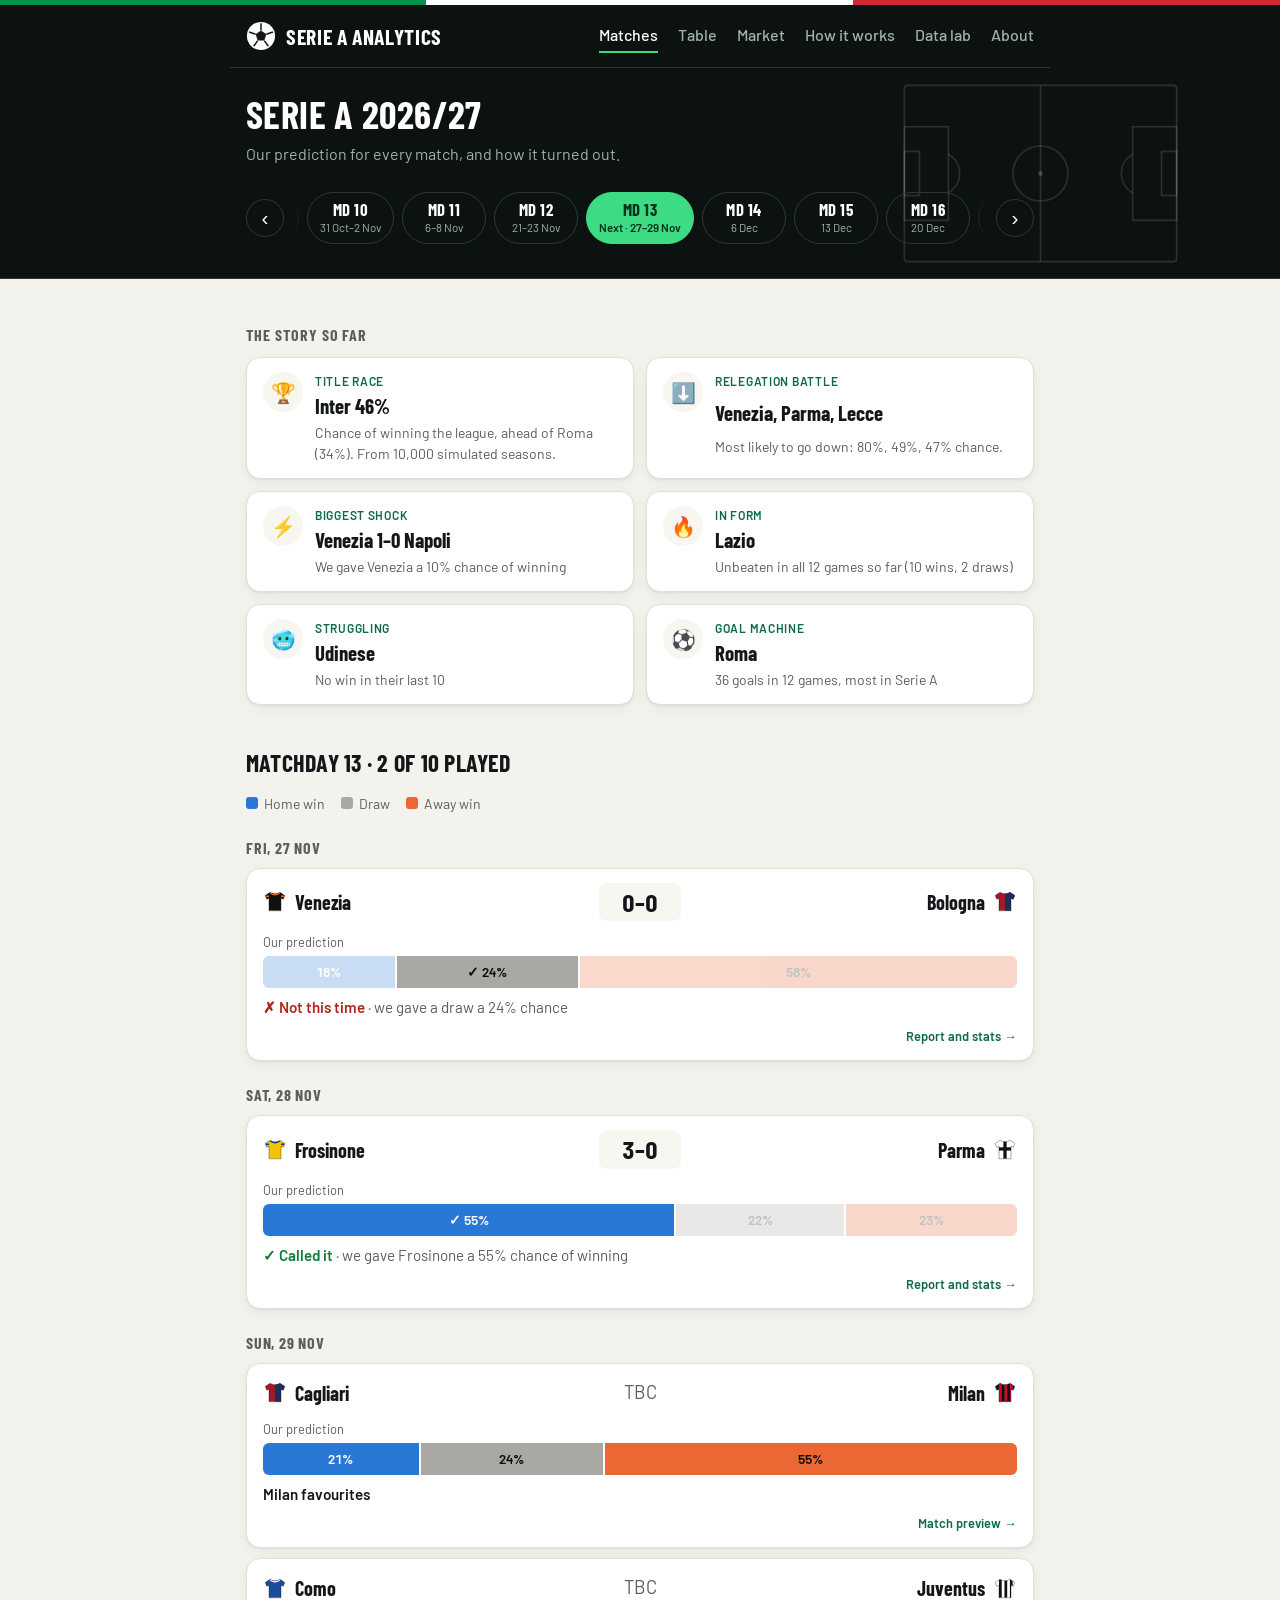
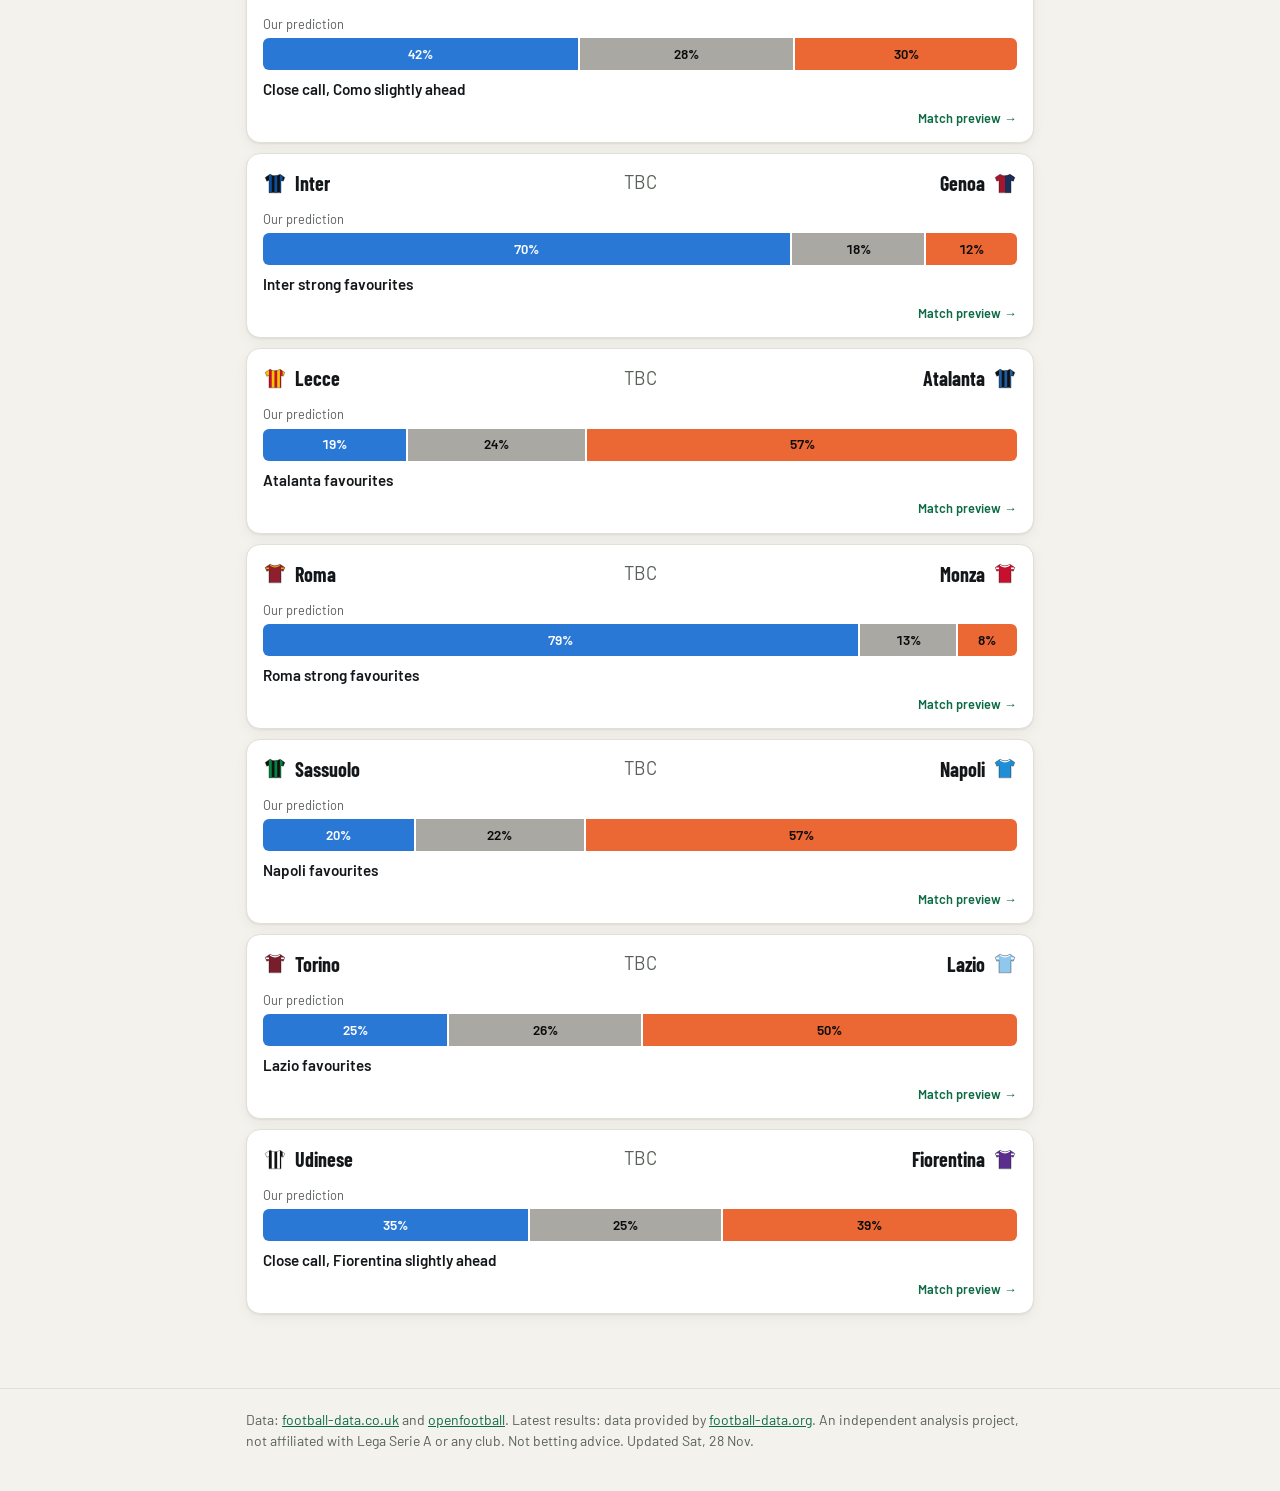
<file: site/index.html>
<!doctype html>
<html lang="en">
  <head>
    <meta charset="utf-8" />
    <!-- Makes the page scale properly on phones -->
    <meta name="viewport" content="width=device-width, initial-scale=1" />
    <title>Serie A Analytics</title>
    <meta name="description" content="Predictions for every Serie A match, and how they turned out." />
    <!-- Browser-tab icon and link previews (WhatsApp, LinkedIn, iMessage, X...) -->
    <link rel="icon" type="image/png" href="img/favicon.png" />
    <link rel="apple-touch-icon" href="img/apple-touch-icon.png" />
    <meta property="og:type" content="website" />
    <meta property="og:site_name" content="Serie A Analytics" />
    <meta property="og:title" content="Serie A Analytics: predictions for every Serie A match" />
    <meta property="og:description" content="Predictions for every Serie A match, and how they turned out." />
    <meta property="og:url" content="https://sofiaroveda.github.io/Serie_A_Analytics/" />
    <meta property="og:image" content="https://sofiaroveda.github.io/Serie_A_Analytics/img/share.png" />
    <meta property="og:image:width" content="1200" />
    <meta property="og:image:height" content="630" />
    <meta property="og:image:alt" content="Serie A Analytics: predictions for every Serie A match, tested against the betting market" />
    <meta name="twitter:card" content="summary_large_image" />
    <meta name="theme-color" content="#0c1210" />
    <!-- Fonts: Barlow (text) and Barlow Condensed (headings), a sporty, scoreboard-like family -->
    <link rel="preconnect" href="https://fonts.googleapis.com" />
    <link rel="preconnect" href="https://fonts.gstatic.com" crossorigin />
    <link href="https://fonts.googleapis.com/css2?family=Barlow:wght@400;500;600&family=Barlow+Condensed:wght@600;700&display=swap" rel="stylesheet" />
    <link rel="stylesheet" href="css/style.css" />
  </head>
  <body>
    <header class="site-header">
      <div class="container">
        <a class="brand" href="./">
          <svg viewBox="0 0 32 32" aria-hidden="true">
            <circle cx="16" cy="16" r="15" fill="#ffffff" />
            <polygon points="16,10 21.7,14.1 19.5,20.9 12.5,20.9 10.3,14.1" fill="#14171a" />
            <path d="M16 10V2.5M21.7 14.1l7-2.3M19.5 20.9l4.3 6M12.5 20.9l-4.3 6M10.3 14.1l-7-2.3" stroke="#14171a" stroke-width="1.6" fill="none" />
          </svg>
          Serie A Analytics
        </a>
        <nav class="nav">
          <a href="./" aria-current="page">Matches</a>
          <a href="table.html">Table</a>
          <a href="market.html">Market</a>
          <a href="model.html">How it works</a>
          <a href="lab.html">Data lab</a>
          <a href="about.html">About</a>
        </nav>
      </div>
    </header>

    <section class="hero">
      <div class="container">
        <h1>Serie A <span id="season"></span></h1>
        <p>Our prediction for every match, and how it turned out.</p>
        <nav class="md-strip" aria-label="Matchdays">
          <button class="strip-arrow" id="prev" aria-label="Previous matchday">‹</button>
          <div class="md-scroller" id="md-scroller"></div>
          <button class="strip-arrow" id="next" aria-label="Next matchday">›</button>
        </nav>
      </div>
    </section>

    <main class="container">
      <!-- The script fills these empty sections with data -->
      <section id="talking-points"></section>
      <div id="matchday"></div>
    </main>

    <footer class="site-footer">
      <div class="container small muted">
        Data: <a href="https://www.football-data.co.uk/">football-data.co.uk</a> and
        <a href="https://github.com/openfootball/football.json">openfootball</a>.
        Latest results: data provided by <a href="https://www.football-data.org/">football-data.org</a>.
        An independent analysis project, not affiliated with Lega Serie A or any club. Not betting advice.
        <span id="updated"></span>
      </div>
    </footer>
    <script type="module" src="js/home.js"></script>
  </body>
</html>
</file>
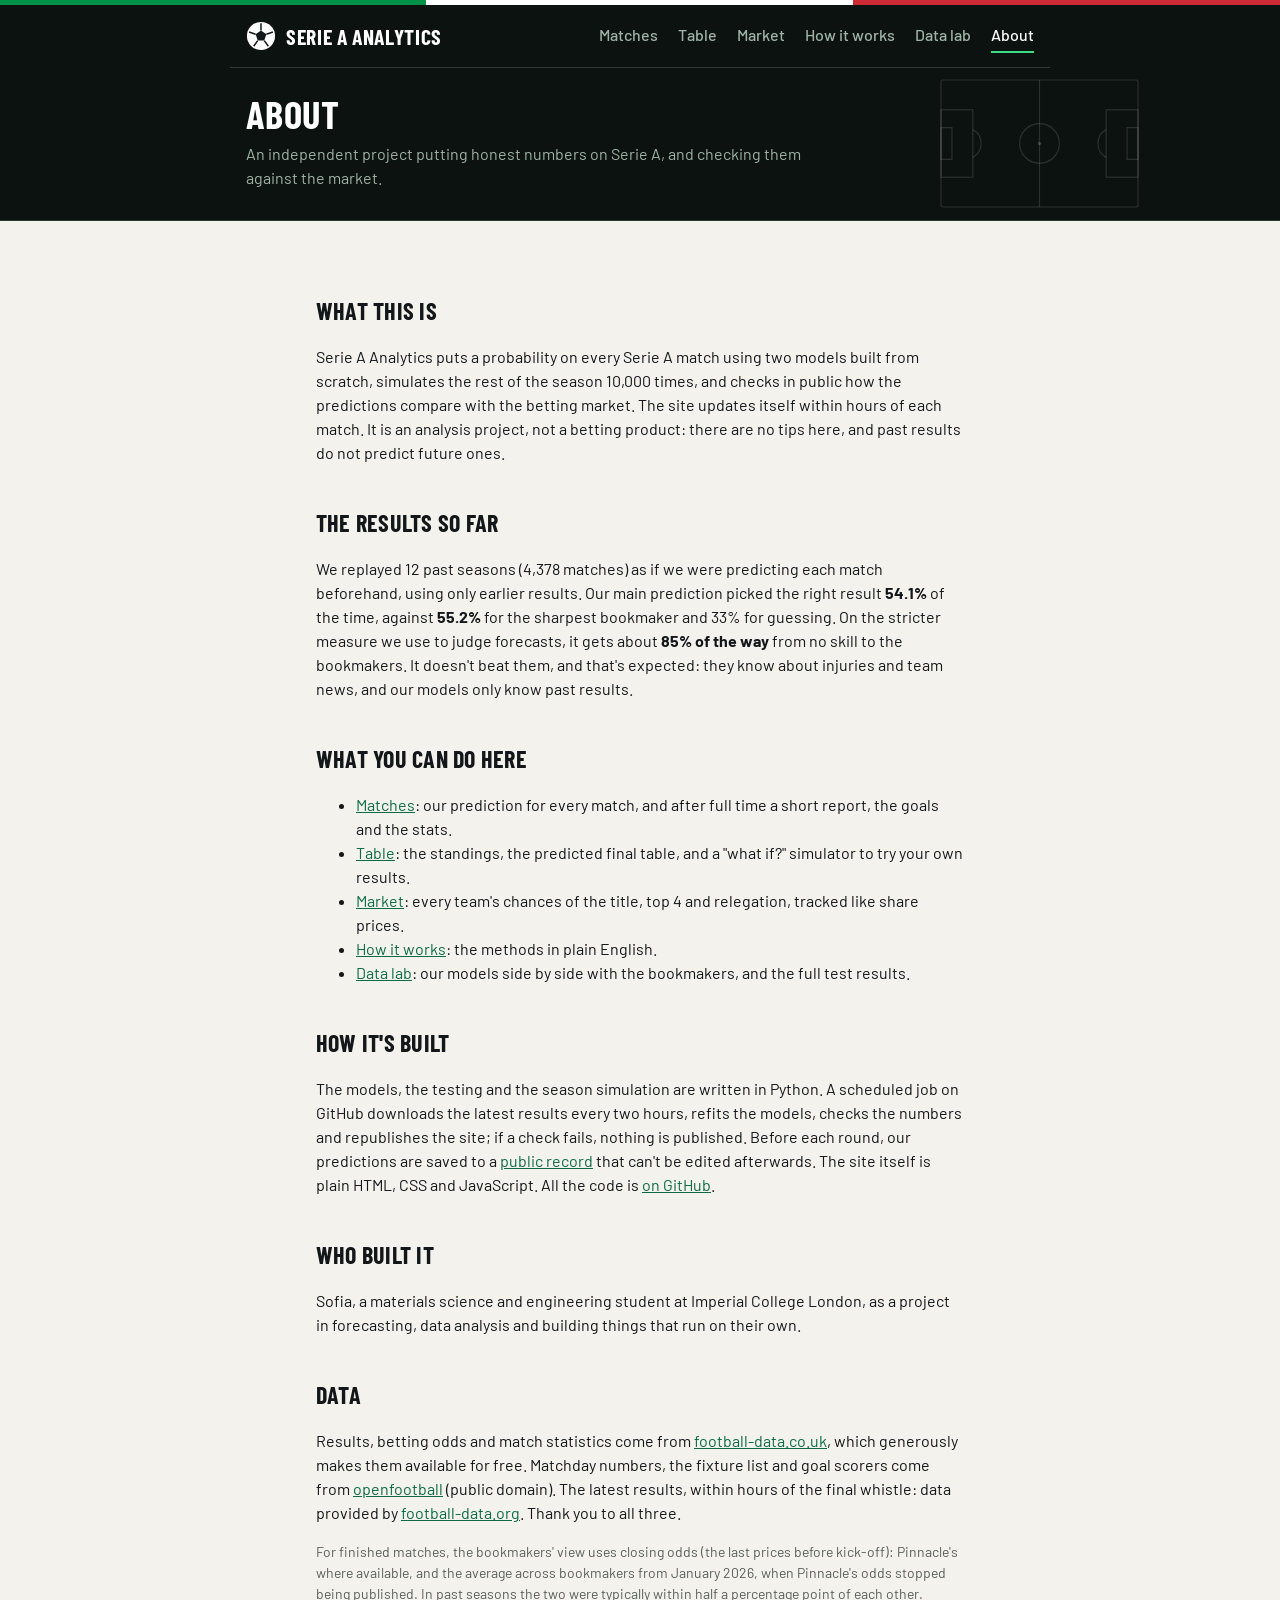
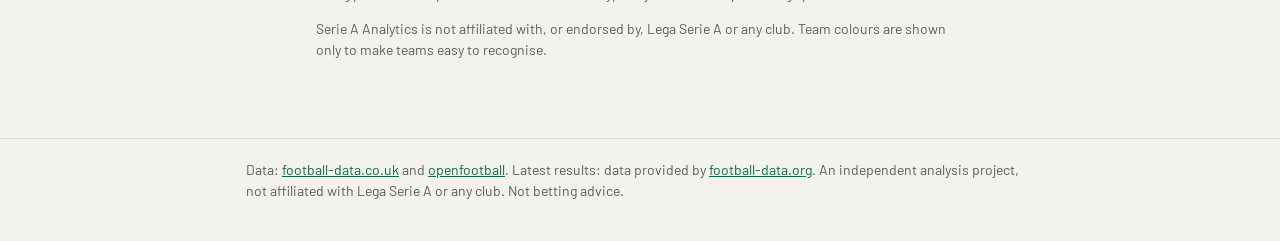
<file: site/about.html>
<!doctype html>
<html lang="en">
  <head>
    <meta charset="utf-8" />
    <!-- Makes the page scale properly on phones -->
    <meta name="viewport" content="width=device-width, initial-scale=1" />
    <title>About Serie A Analytics</title>
    <meta name="description" content="Who built this site, why, and where the data comes from." />
    <!-- Browser-tab icon and link previews (WhatsApp, LinkedIn, iMessage, X...) -->
    <link rel="icon" type="image/png" href="img/favicon.png" />
    <link rel="apple-touch-icon" href="img/apple-touch-icon.png" />
    <meta property="og:type" content="website" />
    <meta property="og:site_name" content="Serie A Analytics" />
    <meta property="og:title" content="About Serie A Analytics" />
    <meta property="og:description" content="Who built this site, why, and where the data comes from." />
    <meta property="og:url" content="https://sofiaroveda.github.io/Serie_A_Analytics/about.html" />
    <meta property="og:image" content="https://sofiaroveda.github.io/Serie_A_Analytics/img/share.png" />
    <meta property="og:image:width" content="1200" />
    <meta property="og:image:height" content="630" />
    <meta property="og:image:alt" content="Serie A Analytics: predictions for every Serie A match, tested against the betting market" />
    <meta name="twitter:card" content="summary_large_image" />
    <meta name="theme-color" content="#0c1210" />
    <!-- Fonts: Barlow (text) and Barlow Condensed (headings), a sporty, scoreboard-like family -->
    <link rel="preconnect" href="https://fonts.googleapis.com" />
    <link rel="preconnect" href="https://fonts.gstatic.com" crossorigin />
    <link href="https://fonts.googleapis.com/css2?family=Barlow:wght@400;500;600&family=Barlow+Condensed:wght@600;700&display=swap" rel="stylesheet" />
    <link rel="stylesheet" href="css/style.css" />
  </head>
  <body>
    <header class="site-header">
      <div class="container">
        <a class="brand" href="./">
          <svg viewBox="0 0 32 32" aria-hidden="true">
            <circle cx="16" cy="16" r="15" fill="#ffffff" />
            <polygon points="16,10 21.7,14.1 19.5,20.9 12.5,20.9 10.3,14.1" fill="#14171a" />
            <path d="M16 10V2.5M21.7 14.1l7-2.3M19.5 20.9l4.3 6M12.5 20.9l-4.3 6M10.3 14.1l-7-2.3" stroke="#14171a" stroke-width="1.6" fill="none" />
          </svg>
          Serie A Analytics
        </a>
        <nav class="nav">
          <a href="./">Matches</a>
          <a href="table.html">Table</a>
          <a href="market.html">Market</a>
          <a href="model.html">How it works</a>
          <a href="lab.html">Data lab</a>
          <a href="about.html" aria-current="page">About</a>
        </nav>
      </div>
    </header>

    <section class="hero">
      <div class="container">
        <h1>About</h1>
        <p>An independent project putting honest numbers on Serie A, and checking them against the market.</p>
      </div>
    </section>

    <main class="container prose">
      <h2>What this is</h2>
      <p>
        Serie A Analytics puts a probability on every Serie A match using two models built from scratch, simulates the
        rest of the season 10,000 times, and checks in public how the predictions compare with the betting market. The
        site updates itself within hours of each match. It is an analysis project, not a betting product: there are no tips here,
        and past results do not predict future ones.
      </p>

      <h2>The results so far</h2>
      <p>
        We replayed 12 past seasons (4,378 matches) as if we were predicting each match beforehand, using only earlier
        results. Our main prediction picked the right result <strong>54.1%</strong> of the time, against
        <strong>55.2%</strong> for the sharpest bookmaker and 33% for guessing. On the stricter measure we use to judge
        forecasts, it gets about <strong>85% of the way</strong> from no skill to the bookmakers. It doesn't beat
        them, and that's expected: they know about injuries and team news, and our models only know past results.
      </p>

      <h2>What you can do here</h2>
      <ul>
        <li><a href="./">Matches</a>: our prediction for every match, and after full time a short report, the goals and the stats.</li>
        <li><a href="table.html">Table</a>: the standings, the predicted final table, and a "what if?" simulator to try your own results.</li>
        <li><a href="market.html">Market</a>: every team's chances of the title, top 4 and relegation, tracked like share prices.</li>
        <li><a href="model.html">How it works</a>: the methods in plain English.</li>
        <li><a href="lab.html">Data lab</a>: our models side by side with the bookmakers, and the full test results.</li>
      </ul>

      <h2>How it's built</h2>
      <p>
        The models, the testing and the season simulation are written in Python. A scheduled job on GitHub downloads the
        latest results every two hours, refits the models, checks the numbers and republishes the site; if a check
        fails, nothing is published. Before each round, our predictions are saved to a
        <a href="https://github.com/sofiaroveda/Serie_A_Analytics/tree/main/predictions">public record</a> that can't
        be edited afterwards. The site itself is plain HTML, CSS and JavaScript. All the code is
        <a href="https://github.com/sofiaroveda/Serie_A_Analytics">on GitHub</a>.
      </p>

      <h2>Who built it</h2>
      <p>
        Sofia, a materials science and engineering student at Imperial College London, as a project in forecasting,
        data analysis and building things that run on their own.
      </p>

      <h2>Data</h2>
      <p>
        Results, betting odds and match statistics come from <a href="https://www.football-data.co.uk/">football-data.co.uk</a>,
        which generously makes them available for free. Matchday numbers, the fixture list and goal scorers come from
        <a href="https://github.com/openfootball">openfootball</a> (public domain). The latest results, within hours of
        the final whistle: data provided by <a href="https://www.football-data.org/">football-data.org</a>. Thank you
        to all three.
      </p>
      <p class="muted small">
        For finished matches, the bookmakers' view uses closing odds (the last prices before kick-off): Pinnacle's
        where available, and the average across bookmakers from January 2026, when Pinnacle's odds stopped being
        published. In past seasons the two were typically within half a percentage point of each other.
      </p>

      <p class="muted small">
        Serie A Analytics is not affiliated with, or endorsed by, Lega Serie A or any club. Team colours are shown
        only to make teams easy to recognise.
      </p>
    </main>

    <footer class="site-footer">
      <div class="container small muted">
        Data: <a href="https://www.football-data.co.uk/">football-data.co.uk</a> and
        <a href="https://github.com/openfootball/football.json">openfootball</a>.
        Latest results: data provided by <a href="https://www.football-data.org/">football-data.org</a>.
        An independent analysis project, not affiliated with Lega Serie A or any club. Not betting advice.
        <span id="updated"></span>
      </div>
    </footer>
  </body>
</html>
</file>
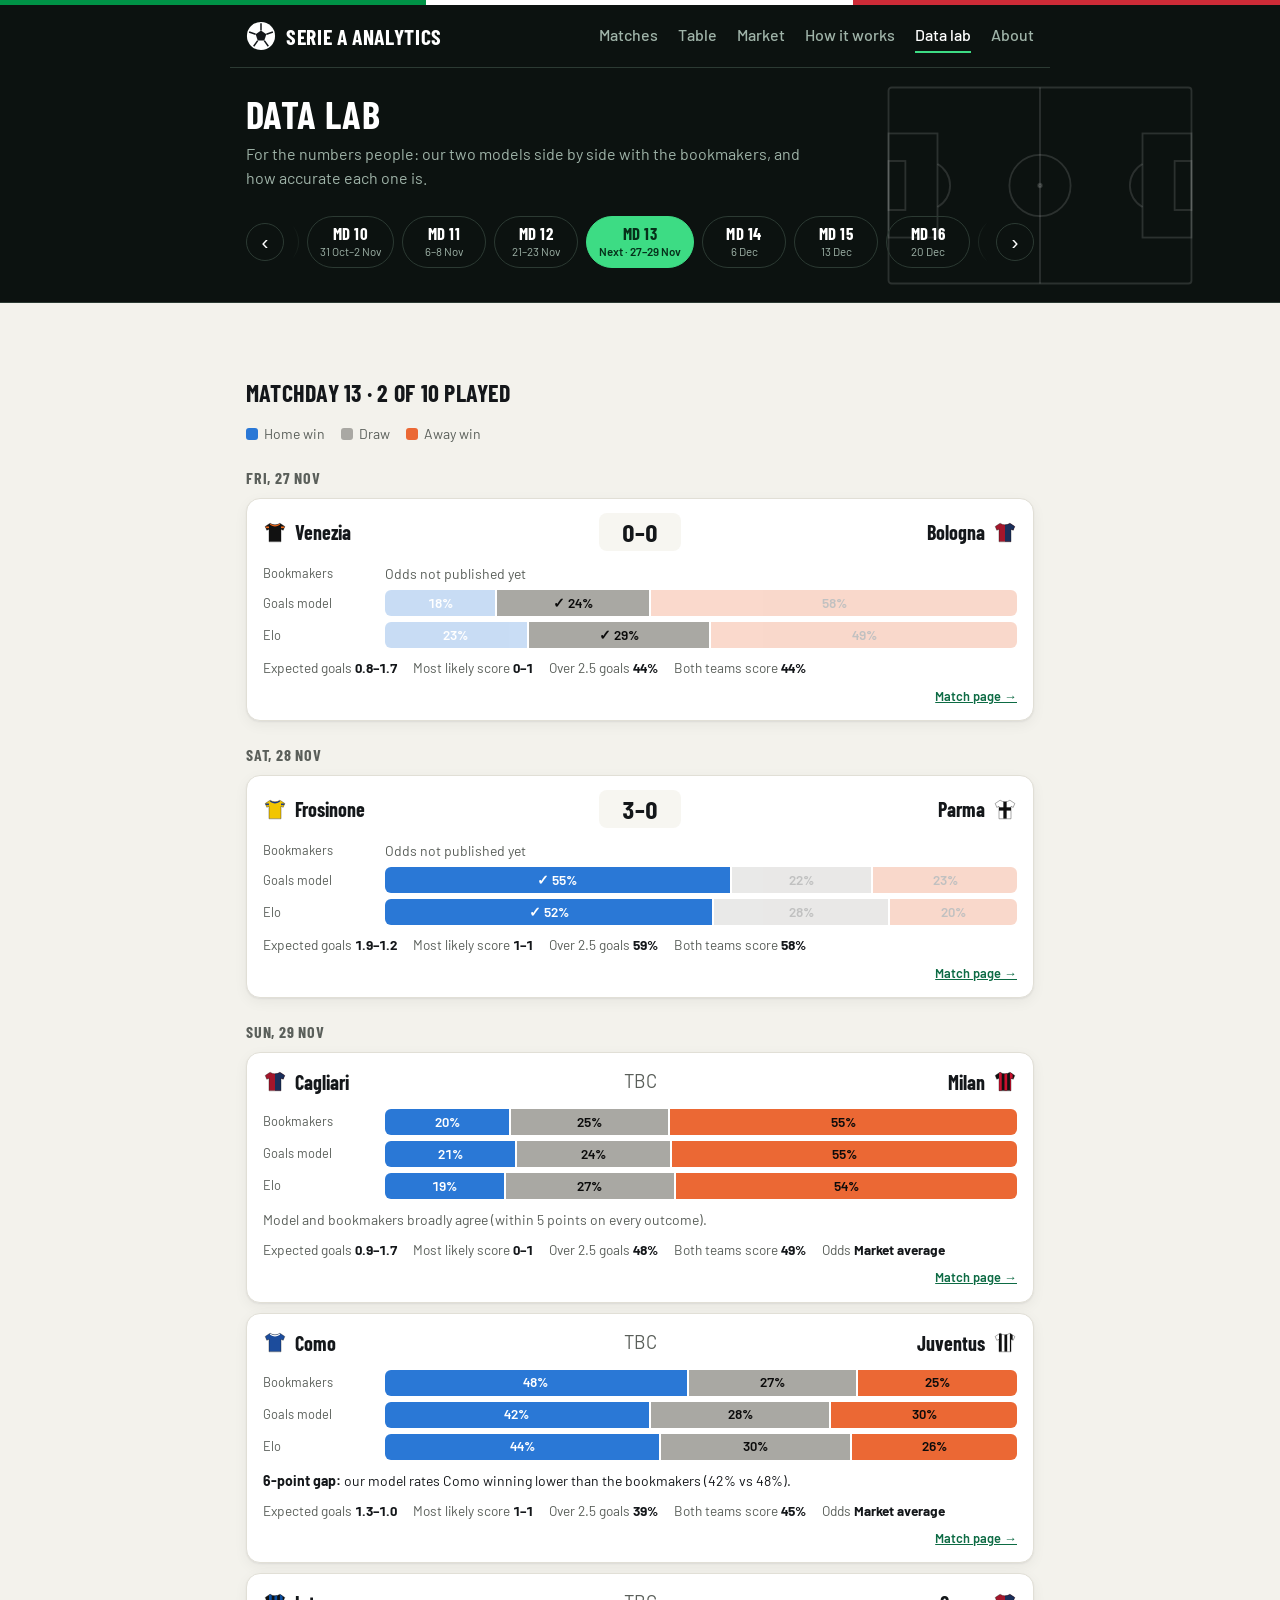
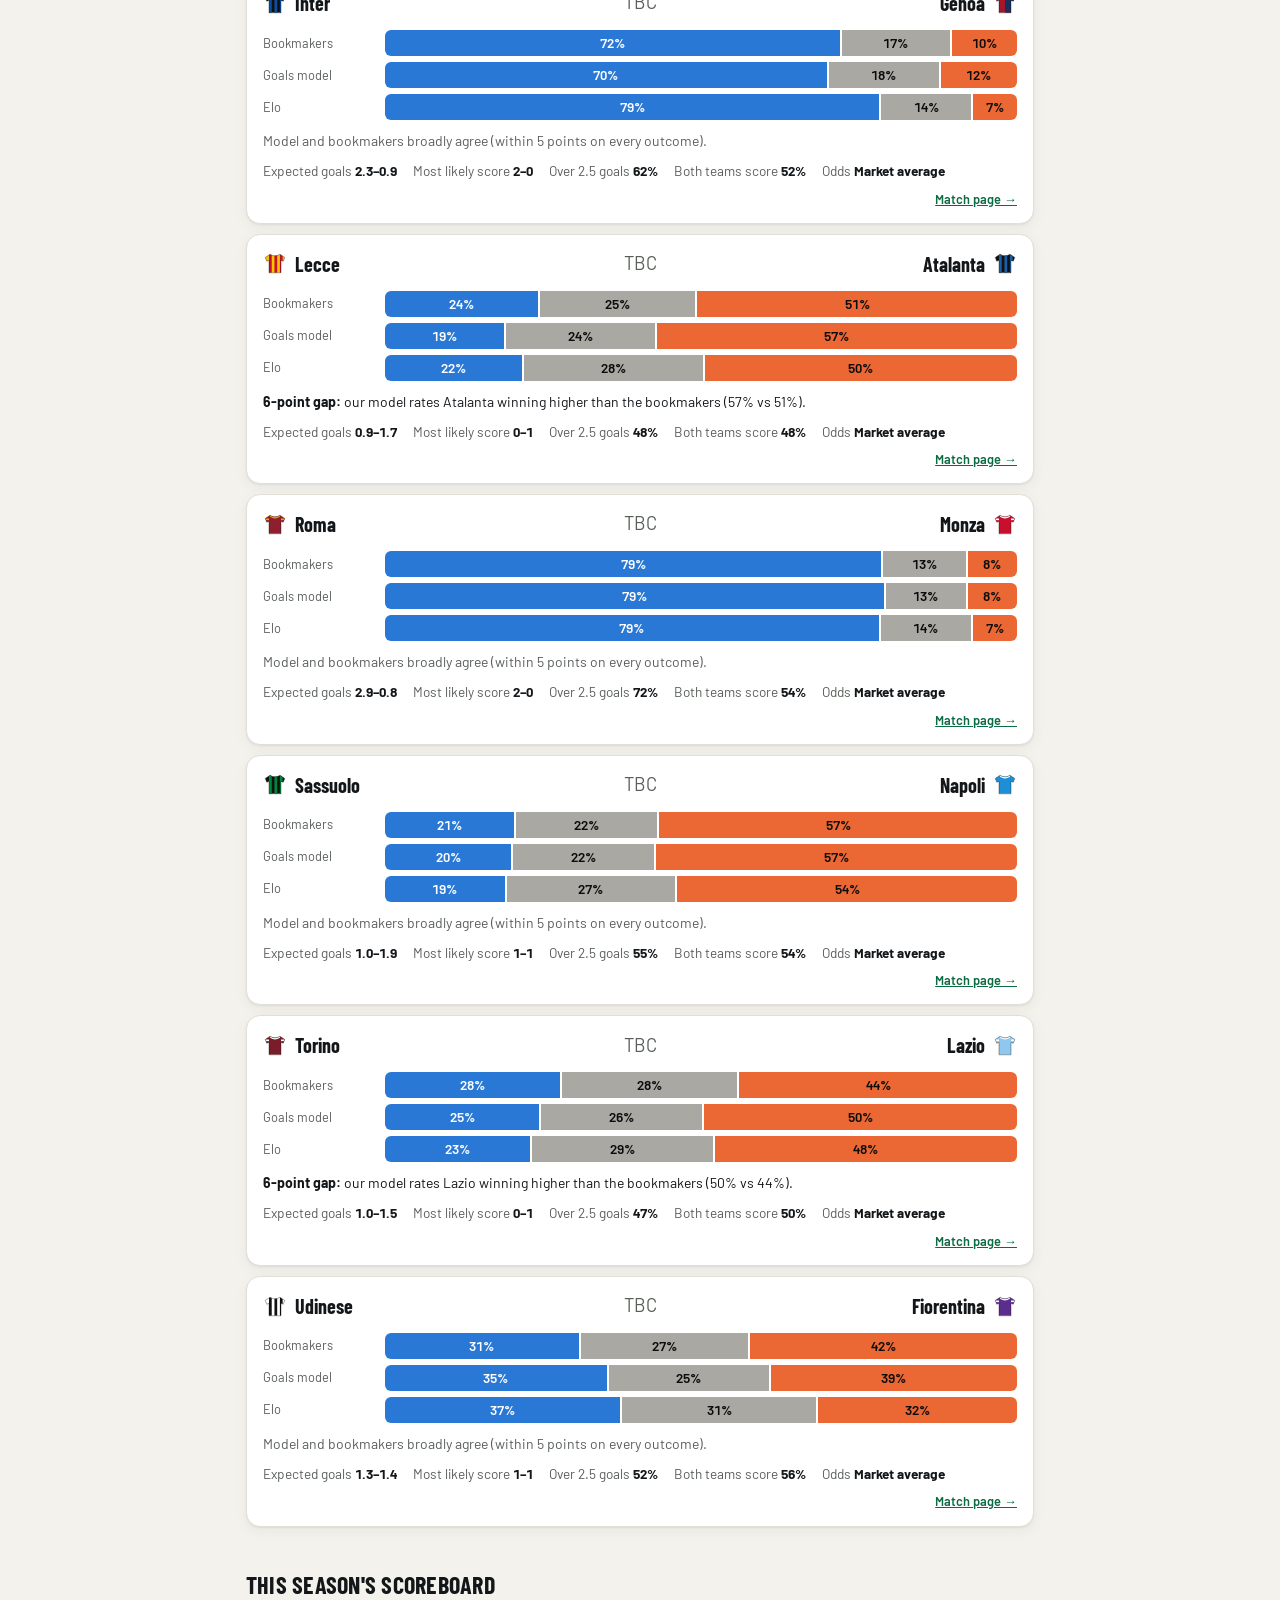
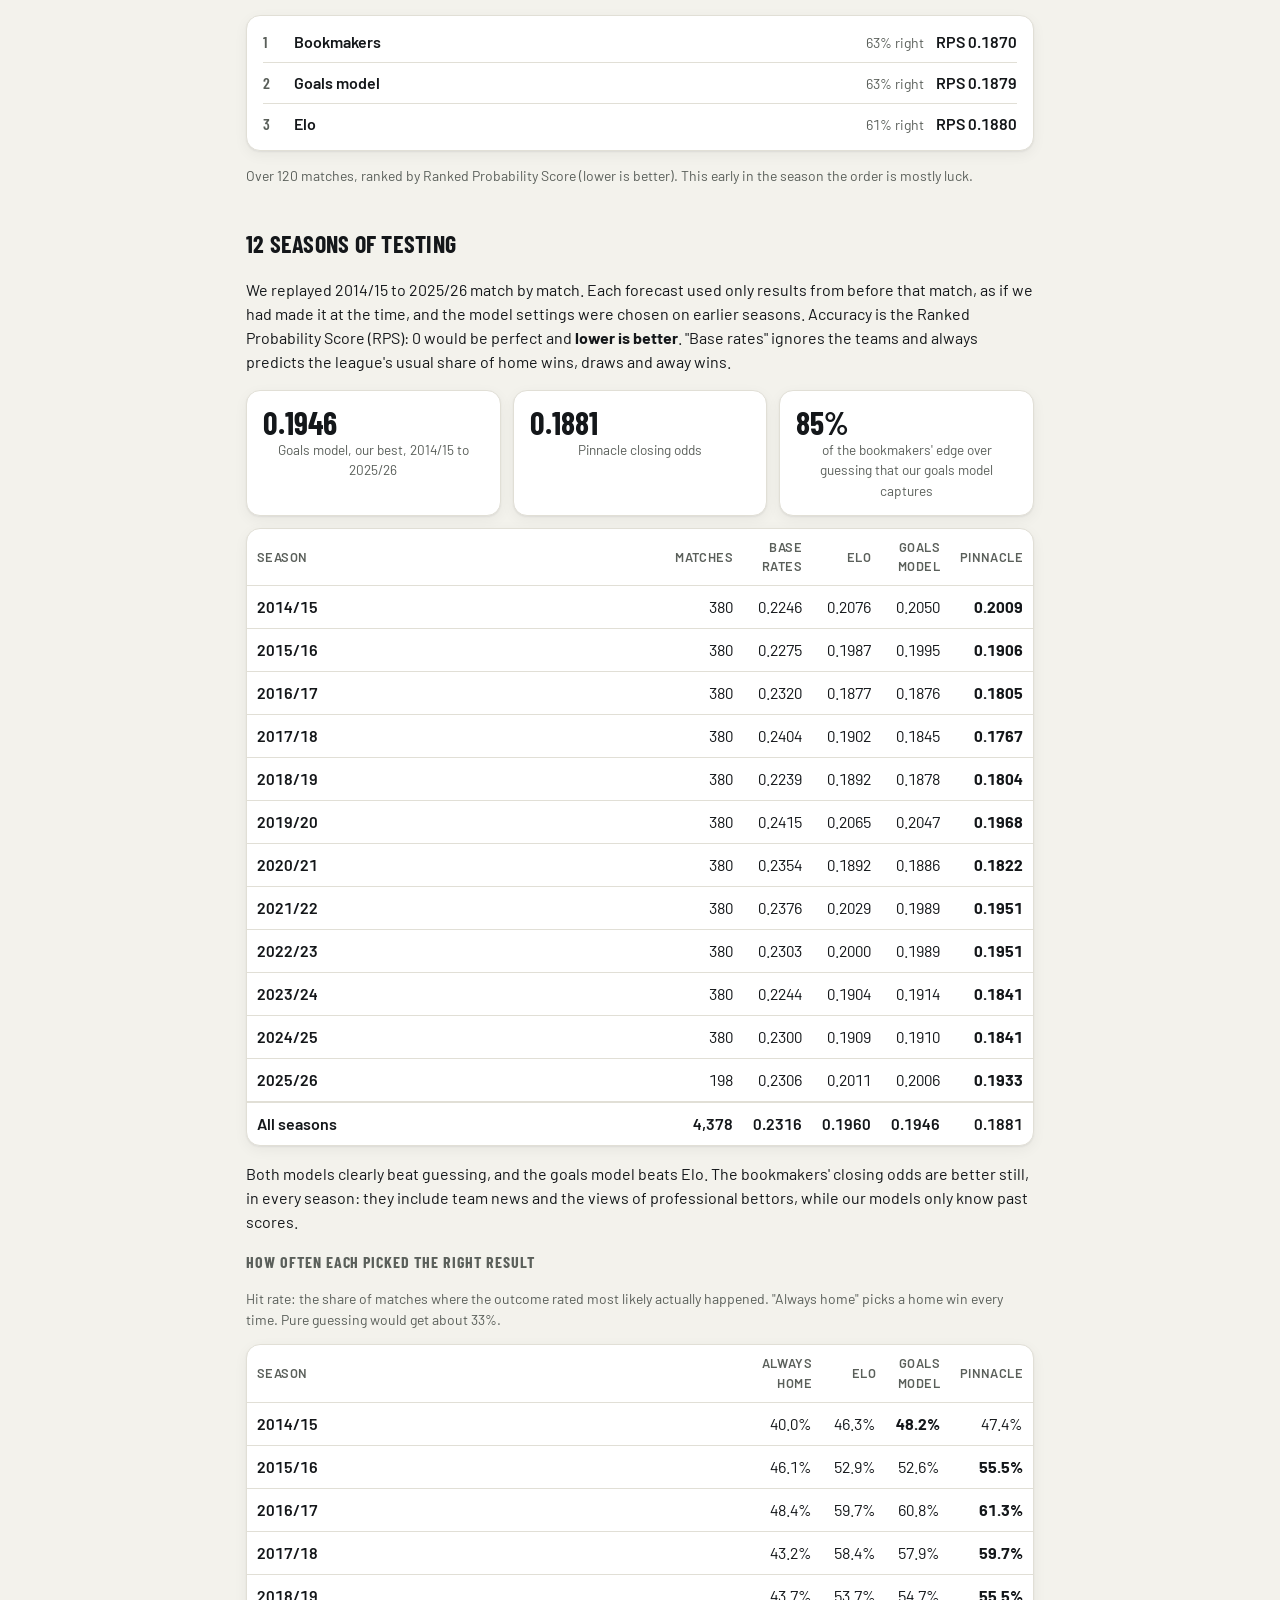
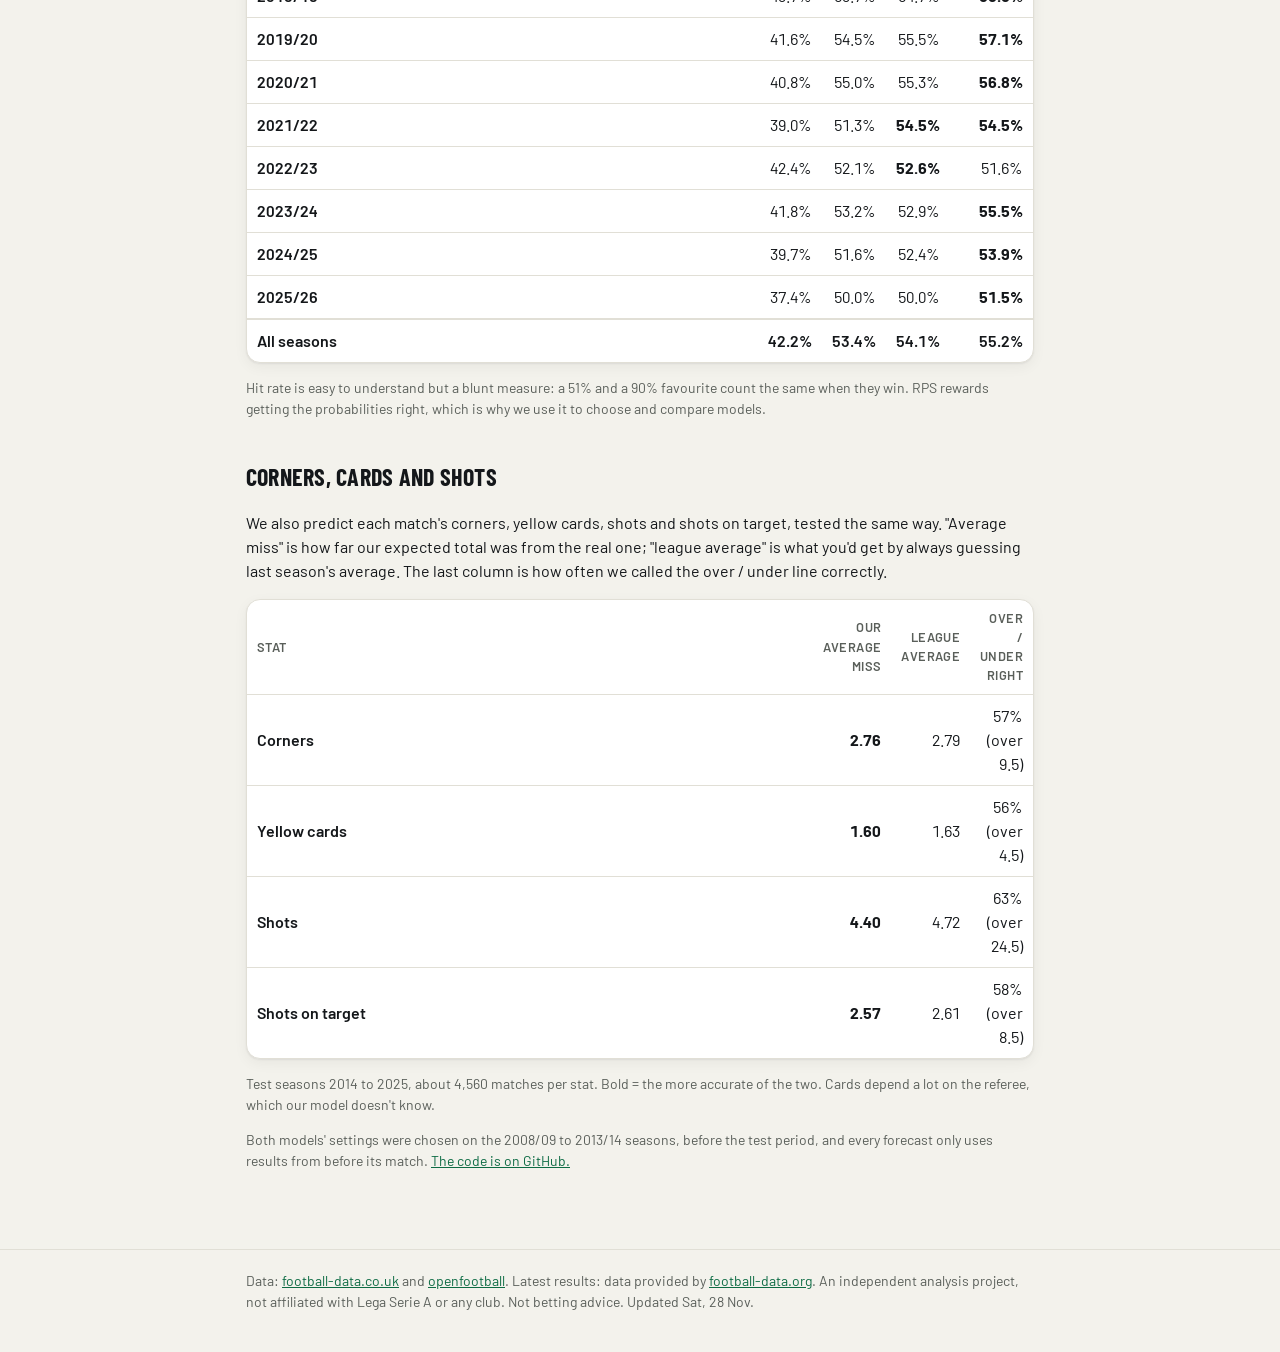
<file: site/lab.html>
<!doctype html>
<html lang="en">
  <head>
    <meta charset="utf-8" />
    <!-- Makes the page scale properly on phones -->
    <meta name="viewport" content="width=device-width, initial-scale=1" />
    <title>Data lab · Serie A Analytics</title>
    <meta name="description" content="Our Serie A models side by side with the bookmakers, and how accurate they are." />
    <!-- Browser-tab icon and link previews (WhatsApp, LinkedIn, iMessage, X...) -->
    <link rel="icon" type="image/png" href="img/favicon.png" />
    <link rel="apple-touch-icon" href="img/apple-touch-icon.png" />
    <meta property="og:type" content="website" />
    <meta property="og:site_name" content="Serie A Analytics" />
    <meta property="og:title" content="Data lab · Serie A Analytics" />
    <meta property="og:description" content="Our Serie A models side by side with the bookmakers, and how accurate they are." />
    <meta property="og:url" content="https://sofiaroveda.github.io/Serie_A_Analytics/lab.html" />
    <meta property="og:image" content="https://sofiaroveda.github.io/Serie_A_Analytics/img/share.png" />
    <meta property="og:image:width" content="1200" />
    <meta property="og:image:height" content="630" />
    <meta property="og:image:alt" content="Serie A Analytics: predictions for every Serie A match, tested against the betting market" />
    <meta name="twitter:card" content="summary_large_image" />
    <meta name="theme-color" content="#0c1210" />
    <!-- Fonts: Barlow (text) and Barlow Condensed (headings), a sporty, scoreboard-like family -->
    <link rel="preconnect" href="https://fonts.googleapis.com" />
    <link rel="preconnect" href="https://fonts.gstatic.com" crossorigin />
    <link href="https://fonts.googleapis.com/css2?family=Barlow:wght@400;500;600&family=Barlow+Condensed:wght@600;700&display=swap" rel="stylesheet" />
    <link rel="stylesheet" href="css/style.css" />
  </head>
  <body>
    <header class="site-header">
      <div class="container">
        <a class="brand" href="./">
          <svg viewBox="0 0 32 32" aria-hidden="true">
            <circle cx="16" cy="16" r="15" fill="#ffffff" />
            <polygon points="16,10 21.7,14.1 19.5,20.9 12.5,20.9 10.3,14.1" fill="#14171a" />
            <path d="M16 10V2.5M21.7 14.1l7-2.3M19.5 20.9l4.3 6M12.5 20.9l-4.3 6M10.3 14.1l-7-2.3" stroke="#14171a" stroke-width="1.6" fill="none" />
          </svg>
          Serie A Analytics
        </a>
        <nav class="nav">
          <a href="./">Matches</a>
          <a href="table.html">Table</a>
          <a href="market.html">Market</a>
          <a href="model.html">How it works</a>
          <a href="lab.html" aria-current="page">Data lab</a>
          <a href="about.html">About</a>
        </nav>
      </div>
    </header>

    <section class="hero">
      <div class="container">
        <h1>Data lab</h1>
        <p>For the numbers people: our two models side by side with the bookmakers, and how accurate each one is.</p>
        <nav class="md-strip" aria-label="Matchdays">
          <button class="strip-arrow" id="prev" aria-label="Previous matchday">‹</button>
          <div class="md-scroller" id="md-scroller"></div>
          <button class="strip-arrow" id="next" aria-label="Next matchday">›</button>
        </nav>
      </div>
    </section>

    <main class="container">
      <!-- The script fills these empty sections with data -->
      <div id="matchday"></div>

      <h2>This season's scoreboard</h2>
      <div id="scoreboard"></div>

      <h2>12 seasons of testing</h2>
      <p>
        We replayed 2014/15 to 2025/26 match by match. Each forecast used only results from before that match, as
        if we had made it at the time, and the model settings were chosen on earlier seasons. Accuracy is the Ranked
        Probability Score (RPS): 0 would be perfect and <strong>lower is better</strong>. "Base rates" ignores the
        teams and always predicts the league's usual share of home wins, draws and away wins.
      </p>
      <div class="stats" id="backtest-stats"></div>
      <div class="table-wrap" style="margin-top: 12px">
        <table>
          <thead>
            <tr id="backtest-head"></tr>
          </thead>
          <tbody id="backtest-body"></tbody>
        </table>
      </div>
      <p>
        Both models clearly beat guessing, and the goals model beats Elo. The bookmakers' closing odds are better
        still, in every season: they include team news and the views of professional bettors, while our models only
        know past scores.
      </p>
      <h3 class="section-kicker">How often each picked the right result</h3>
      <p class="muted small">
        Hit rate: the share of matches where the outcome rated most likely actually happened. "Always home" picks a
        home win every time. Pure guessing would get about 33%.
      </p>
      <div class="table-wrap">
        <table>
          <thead>
            <tr id="hits-head"></tr>
          </thead>
          <tbody id="hits-body"></tbody>
        </table>
      </div>
      <p class="muted small">
        Hit rate is easy to understand but a blunt measure: a 51% and a 90% favourite count the same when they win.
        RPS rewards getting the probabilities right, which is why we use it to choose and compare models.
      </p>

      <h2>Corners, cards and shots</h2>
      <p>
        We also predict each match's corners, yellow cards, shots and shots on target, tested the same way. "Average
        miss" is how far our expected total was from the real one; "league average" is what you'd get by always
        guessing last season's average. The last column is how often we called the over / under line correctly.
      </p>
      <div class="table-wrap">
        <table>
          <thead>
            <tr>
              <th class="team">Stat</th>
              <th title="Average distance between our expected total and the real total">Our average miss</th>
              <th title="The same, always guessing last season's league average">League average</th>
              <th title="How often the over / under line went the way we rated more likely">Over / under right</th>
            </tr>
          </thead>
          <tbody id="stats-body"></tbody>
        </table>
      </div>
      <p class="muted small" id="stats-note"></p>

      <p class="muted small">
        Both models' settings were chosen on the 2008/09 to 2013/14 seasons, before the test period, and every
        forecast only uses results from before its match. <a href="https://github.com/sofiaroveda/Serie_A_Analytics">The code is on GitHub.</a>
      </p>
    </main>

    <footer class="site-footer">
      <div class="container small muted">
        Data: <a href="https://www.football-data.co.uk/">football-data.co.uk</a> and
        <a href="https://github.com/openfootball/football.json">openfootball</a>.
        Latest results: data provided by <a href="https://www.football-data.org/">football-data.org</a>.
        An independent analysis project, not affiliated with Lega Serie A or any club. Not betting advice.
        <span id="updated"></span>
      </div>
    </footer>
    <script type="module" src="js/lab.js"></script>
  </body>
</html>
</file>
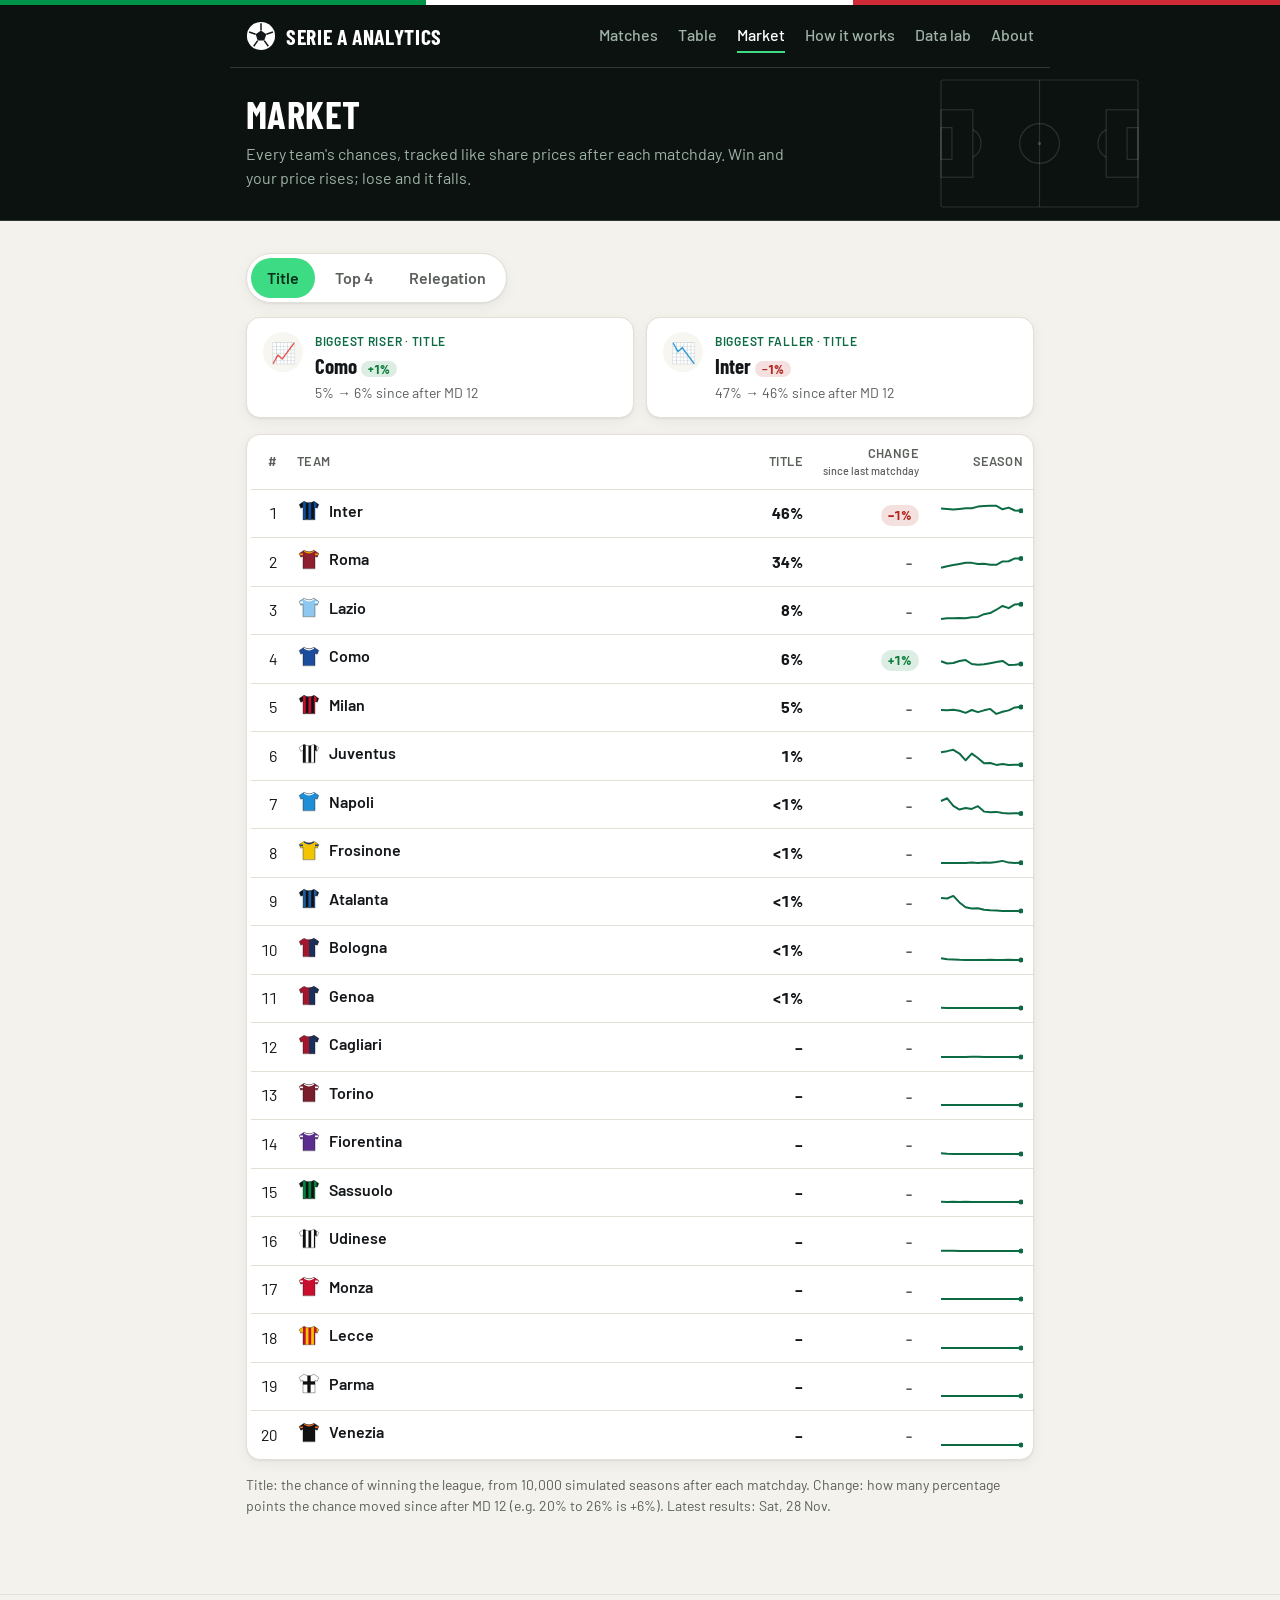
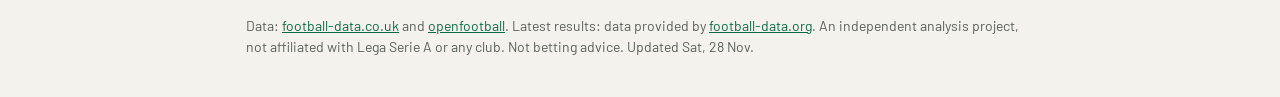
<file: site/market.html>
<!doctype html>
<html lang="en">
  <head>
    <meta charset="utf-8" />
    <!-- Makes the page scale properly on phones -->
    <meta name="viewport" content="width=device-width, initial-scale=1" />
    <title>Market · Serie A Analytics</title>
    <meta name="description" content="Every Serie A team's chances of the title, top 4 and relegation, tracked like share prices." />
    <!-- Browser-tab icon and link previews (WhatsApp, LinkedIn, iMessage, X...) -->
    <link rel="icon" type="image/png" href="img/favicon.png" />
    <link rel="apple-touch-icon" href="img/apple-touch-icon.png" />
    <meta property="og:type" content="website" />
    <meta property="og:site_name" content="Serie A Analytics" />
    <meta property="og:title" content="Market · Serie A Analytics" />
    <meta property="og:description" content="Every Serie A team's chances of the title, top 4 and relegation, tracked like share prices." />
    <meta property="og:url" content="https://sofiaroveda.github.io/Serie_A_Analytics/market.html" />
    <meta property="og:image" content="https://sofiaroveda.github.io/Serie_A_Analytics/img/share.png" />
    <meta property="og:image:width" content="1200" />
    <meta property="og:image:height" content="630" />
    <meta property="og:image:alt" content="Serie A Analytics: predictions for every Serie A match, tested against the betting market" />
    <meta name="twitter:card" content="summary_large_image" />
    <meta name="theme-color" content="#0c1210" />
    <!-- Fonts: Barlow (text) and Barlow Condensed (headings), a sporty, scoreboard-like family -->
    <link rel="preconnect" href="https://fonts.googleapis.com" />
    <link rel="preconnect" href="https://fonts.gstatic.com" crossorigin />
    <link href="https://fonts.googleapis.com/css2?family=Barlow:wght@400;500;600&family=Barlow+Condensed:wght@600;700&display=swap" rel="stylesheet" />
    <link rel="stylesheet" href="css/style.css" />
  </head>
  <body>
    <header class="site-header">
      <div class="container">
        <a class="brand" href="./">
          <svg viewBox="0 0 32 32" aria-hidden="true">
            <circle cx="16" cy="16" r="15" fill="#ffffff" />
            <polygon points="16,10 21.7,14.1 19.5,20.9 12.5,20.9 10.3,14.1" fill="#14171a" />
            <path d="M16 10V2.5M21.7 14.1l7-2.3M19.5 20.9l4.3 6M12.5 20.9l-4.3 6M10.3 14.1l-7-2.3" stroke="#14171a" stroke-width="1.6" fill="none" />
          </svg>
          Serie A Analytics
        </a>
        <nav class="nav">
          <a href="./">Matches</a>
          <a href="table.html">Table</a>
          <a href="market.html" aria-current="page">Market</a>
          <a href="model.html">How it works</a>
          <a href="lab.html">Data lab</a>
          <a href="about.html">About</a>
        </nav>
      </div>
    </header>

    <section class="hero">
      <div class="container">
        <h1>Market</h1>
        <p>Every team's chances, tracked like share prices after each matchday. Win and your price rises; lose and it falls.</p>
      </div>
    </section>

    <main class="container">
      <div class="segmented" role="tablist" aria-label="What to track" id="metric-tabs">
        <button role="tab" data-metric="title" aria-selected="true">Title</button>
        <button role="tab" data-metric="top4" aria-selected="false">Top 4</button>
        <button role="tab" data-metric="relegation" aria-selected="false">Relegation</button>
      </div>
      <div class="points movers" id="movers"></div>
      <div class="table-wrap" style="margin-top: 16px">
        <table class="board">
          <thead>
            <tr>
              <th>#</th>
              <th class="team">Team</th>
              <th id="price-head">Title</th>
              <th title="How much the chance moved since the previous matchday, in percentage points">Change<span class="th-sub">since last matchday</span></th>
              <th class="trend-head">Season</th>
            </tr>
          </thead>
          <tbody id="board-body"></tbody>
        </table>
      </div>
      <p class="muted small" id="board-note"></p>
    </main>

    <footer class="site-footer">
      <div class="container small muted">
        Data: <a href="https://www.football-data.co.uk/">football-data.co.uk</a> and
        <a href="https://github.com/openfootball/football.json">openfootball</a>.
        Latest results: data provided by <a href="https://www.football-data.org/">football-data.org</a>.
        An independent analysis project, not affiliated with Lega Serie A or any club. Not betting advice.
        <span id="updated"></span>
      </div>
    </footer>
    <script type="module" src="js/market.js"></script>
  </body>
</html>
</file>
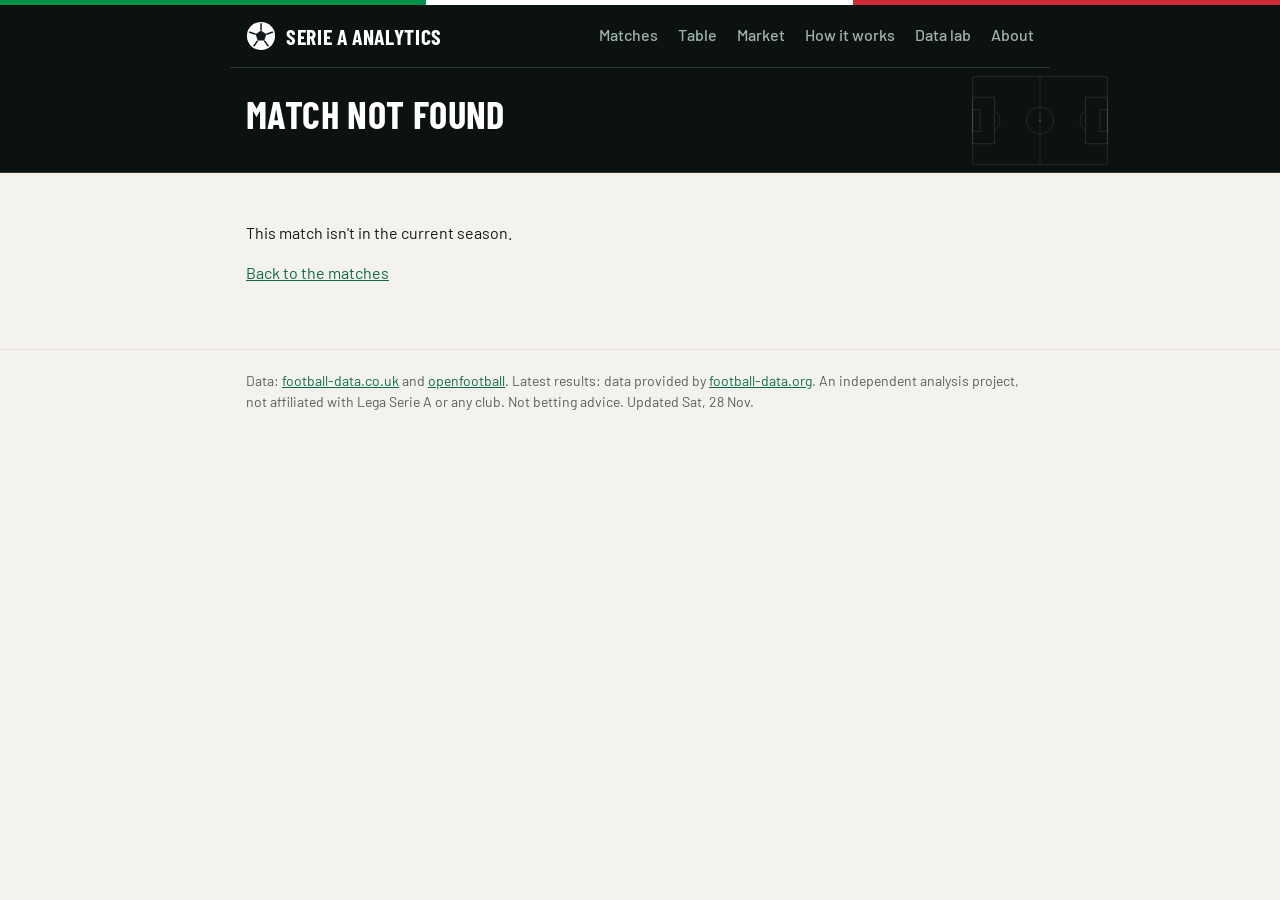
<file: site/match.html>
<!doctype html>
<html lang="en">
  <head>
    <meta charset="utf-8" />
    <!-- Makes the page scale properly on phones -->
    <meta name="viewport" content="width=device-width, initial-scale=1" />
    <title>Match · Serie A Analytics</title>
    <meta name="description" content="Serie A match: report, goals, stats and our prediction." />
    <!-- Browser-tab icon and link previews (WhatsApp, LinkedIn, iMessage, X...) -->
    <link rel="icon" type="image/png" href="img/favicon.png" />
    <link rel="apple-touch-icon" href="img/apple-touch-icon.png" />
    <meta property="og:type" content="website" />
    <meta property="og:site_name" content="Serie A Analytics" />
    <meta property="og:title" content="Match · Serie A Analytics" />
    <meta property="og:description" content="Serie A match: report, goals, stats and our prediction." />
    <meta property="og:url" content="https://sofiaroveda.github.io/Serie_A_Analytics/match.html" />
    <meta property="og:image" content="https://sofiaroveda.github.io/Serie_A_Analytics/img/share.png" />
    <meta property="og:image:width" content="1200" />
    <meta property="og:image:height" content="630" />
    <meta property="og:image:alt" content="Serie A Analytics: predictions for every Serie A match, tested against the betting market" />
    <meta name="twitter:card" content="summary_large_image" />
    <meta name="theme-color" content="#0c1210" />
    <!-- Fonts: Barlow (text) and Barlow Condensed (headings), a sporty, scoreboard-like family -->
    <link rel="preconnect" href="https://fonts.googleapis.com" />
    <link rel="preconnect" href="https://fonts.gstatic.com" crossorigin />
    <link href="https://fonts.googleapis.com/css2?family=Barlow:wght@400;500;600&family=Barlow+Condensed:wght@600;700&display=swap" rel="stylesheet" />
    <link rel="stylesheet" href="css/style.css" />
  </head>
  <body>
    <header class="site-header">
      <div class="container">
        <a class="brand" href="./">
          <svg viewBox="0 0 32 32" aria-hidden="true">
            <circle cx="16" cy="16" r="15" fill="#ffffff" />
            <polygon points="16,10 21.7,14.1 19.5,20.9 12.5,20.9 10.3,14.1" fill="#14171a" />
            <path d="M16 10V2.5M21.7 14.1l7-2.3M19.5 20.9l4.3 6M12.5 20.9l-4.3 6M10.3 14.1l-7-2.3" stroke="#14171a" stroke-width="1.6" fill="none" />
          </svg>
          Serie A Analytics
        </a>
        <nav class="nav">
          <a href="./">Matches</a>
          <a href="table.html">Table</a>
          <a href="market.html">Market</a>
          <a href="model.html">How it works</a>
          <a href="lab.html">Data lab</a>
          <a href="about.html">About</a>
        </nav>
      </div>
    </header>

    <section class="hero">
      <div class="container">
        <h1 class="match-title" id="match-title"></h1>
        <p id="match-meta"></p>
      </div>
    </section>
    <main class="container" id="match-main"></main>

    <footer class="site-footer">
      <div class="container small muted">
        Data: <a href="https://www.football-data.co.uk/">football-data.co.uk</a> and
        <a href="https://github.com/openfootball/football.json">openfootball</a>.
        Latest results: data provided by <a href="https://www.football-data.org/">football-data.org</a>.
        An independent analysis project, not affiliated with Lega Serie A or any club. Not betting advice.
        <span id="updated"></span>
      </div>
    </footer>
    <script type="module" src="js/matchpage.js"></script>
  </body>
</html>
</file>
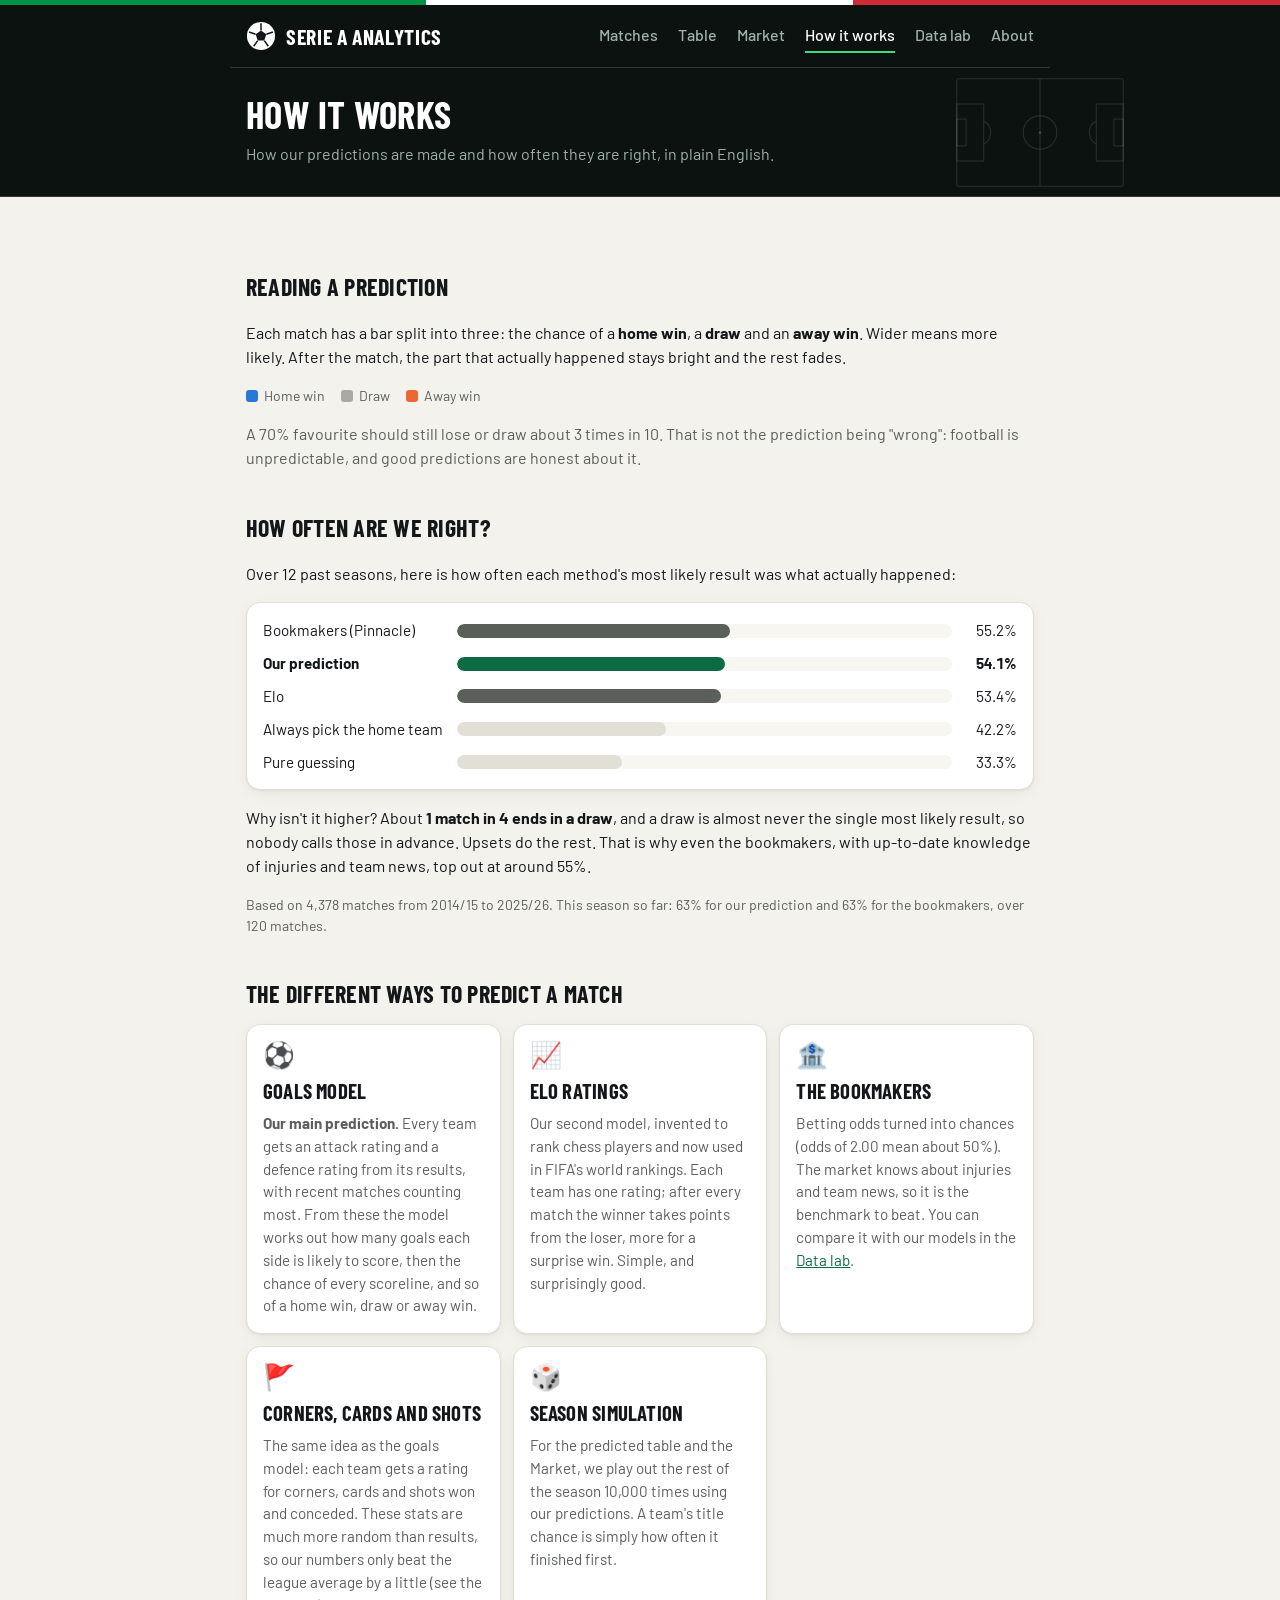
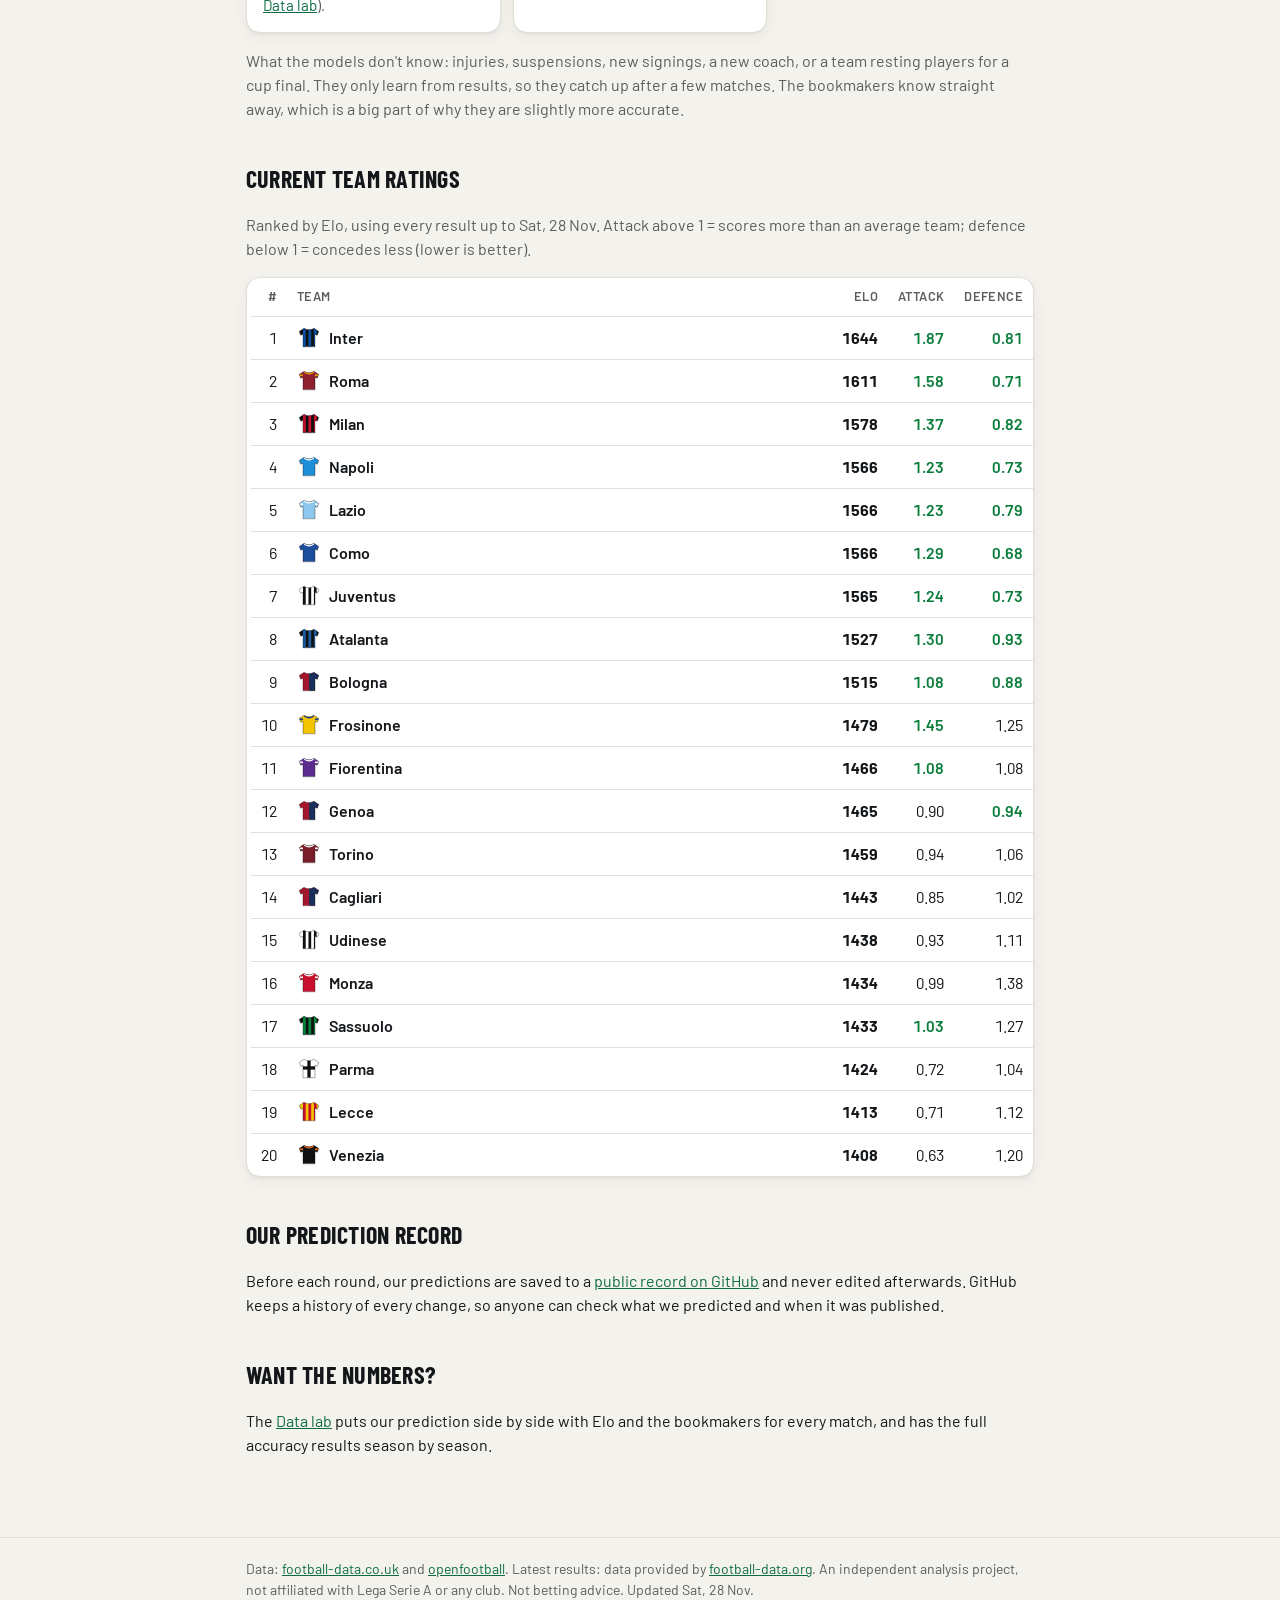
<file: site/model.html>
<!doctype html>
<html lang="en">
  <head>
    <meta charset="utf-8" />
    <!-- Makes the page scale properly on phones -->
    <meta name="viewport" content="width=device-width, initial-scale=1" />
    <title>How it works · Serie A Analytics</title>
    <meta name="description" content="How our Serie A predictions are made, and how accurate they are." />
    <!-- Browser-tab icon and link previews (WhatsApp, LinkedIn, iMessage, X...) -->
    <link rel="icon" type="image/png" href="img/favicon.png" />
    <link rel="apple-touch-icon" href="img/apple-touch-icon.png" />
    <meta property="og:type" content="website" />
    <meta property="og:site_name" content="Serie A Analytics" />
    <meta property="og:title" content="How it works · Serie A Analytics" />
    <meta property="og:description" content="How our Serie A predictions are made, and how accurate they are." />
    <meta property="og:url" content="https://sofiaroveda.github.io/Serie_A_Analytics/model.html" />
    <meta property="og:image" content="https://sofiaroveda.github.io/Serie_A_Analytics/img/share.png" />
    <meta property="og:image:width" content="1200" />
    <meta property="og:image:height" content="630" />
    <meta property="og:image:alt" content="Serie A Analytics: predictions for every Serie A match, tested against the betting market" />
    <meta name="twitter:card" content="summary_large_image" />
    <meta name="theme-color" content="#0c1210" />
    <!-- Fonts: Barlow (text) and Barlow Condensed (headings), a sporty, scoreboard-like family -->
    <link rel="preconnect" href="https://fonts.googleapis.com" />
    <link rel="preconnect" href="https://fonts.gstatic.com" crossorigin />
    <link href="https://fonts.googleapis.com/css2?family=Barlow:wght@400;500;600&family=Barlow+Condensed:wght@600;700&display=swap" rel="stylesheet" />
    <link rel="stylesheet" href="css/style.css" />
  </head>
  <body>
    <header class="site-header">
      <div class="container">
        <a class="brand" href="./">
          <svg viewBox="0 0 32 32" aria-hidden="true">
            <circle cx="16" cy="16" r="15" fill="#ffffff" />
            <polygon points="16,10 21.7,14.1 19.5,20.9 12.5,20.9 10.3,14.1" fill="#14171a" />
            <path d="M16 10V2.5M21.7 14.1l7-2.3M19.5 20.9l4.3 6M12.5 20.9l-4.3 6M10.3 14.1l-7-2.3" stroke="#14171a" stroke-width="1.6" fill="none" />
          </svg>
          Serie A Analytics
        </a>
        <nav class="nav">
          <a href="./">Matches</a>
          <a href="table.html">Table</a>
          <a href="market.html">Market</a>
          <a href="model.html" aria-current="page">How it works</a>
          <a href="lab.html">Data lab</a>
          <a href="about.html">About</a>
        </nav>
      </div>
    </header>

    <section class="hero">
      <div class="container">
        <h1>How it works</h1>
        <p>How our predictions are made and how often they are right, in plain English.</p>
      </div>
    </section>

    <main class="container">
      <h2>Reading a prediction</h2>
      <p>
        Each match has a bar split into three: the chance of a <strong>home win</strong>, a <strong>draw</strong>
        and an <strong>away win</strong>. Wider means more likely. After the match, the part that actually
        happened stays bright and the rest fades.
      </p>
      <div class="legend">
        <span><span class="swatch" style="background: var(--home)"></span>Home win</span>
        <span><span class="swatch" style="background: var(--draw)"></span>Draw</span>
        <span><span class="swatch" style="background: var(--away)"></span>Away win</span>
      </div>
      <p class="muted">
        A 70% favourite should still lose or draw about 3 times in 10. That is not the prediction being
        "wrong": football is unpredictable, and good predictions are honest about it.
      </p>

      <h2>How often are we right?</h2>
      <p>
        Over 12 past seasons, here is how often each method's most likely result was what actually happened:
      </p>
      <div class="meters" id="hit-rates"></div>
      <p>
        Why isn't it higher? About <strong>1 match in 4 ends in a draw</strong>, and a draw is almost never the
        single most likely result, so nobody calls those in advance. Upsets do the rest. That is why even the
        bookmakers, with up-to-date knowledge of injuries and team news, top out at around 55%.
      </p>
      <p class="muted small" id="hit-rate-season"></p>

      <h2>The different ways to predict a match</h2>
      <div class="cards">
        <div class="card">
          <div class="icon" aria-hidden="true">⚽</div>
          <h3>Goals model</h3>
          <p>
            <strong>Our main prediction.</strong> Every team gets an attack rating and a defence rating from its
            results, with recent matches counting most. From these the model works out how many goals each side is
            likely to score, then the chance of every scoreline, and so of a home win, draw or away win.
          </p>
        </div>
        <div class="card">
          <div class="icon" aria-hidden="true">📈</div>
          <h3>Elo ratings</h3>
          <p>
            Our second model, invented to rank chess players and now used in FIFA's world rankings. Each team has one
            rating; after every match the winner takes points from the loser, more for a surprise win. Simple, and
            surprisingly good.
          </p>
        </div>
        <div class="card">
          <div class="icon" aria-hidden="true">🏦</div>
          <h3>The bookmakers</h3>
          <p>
            Betting odds turned into chances (odds of 2.00 mean about 50%). The market knows about injuries and team
            news, so it is the benchmark to beat. You can compare it with our models in the <a href="lab.html">Data lab</a>.
          </p>
        </div>
        <div class="card">
          <div class="icon" aria-hidden="true">🚩</div>
          <h3>Corners, cards and shots</h3>
          <p>
            The same idea as the goals model: each team gets a rating for corners, cards and shots won and conceded. These
            stats are much more random than results, so our numbers only beat the league average by a little (see the
            <a href="lab.html">Data lab</a>).
          </p>
        </div>
        <div class="card">
          <div class="icon" aria-hidden="true">🎲</div>
          <h3>Season simulation</h3>
          <p>
            For the predicted table and the Market, we play out the rest of the season 10,000 times using our
            predictions. A team's title chance is simply how often it finished first.
          </p>
        </div>
      </div>
      <p class="muted">
        What the models don't know: injuries, suspensions, new signings, a new coach, or a team resting players for a
        cup final. They only learn from results, so they catch up after a few matches. The bookmakers know straight
        away, which is a big part of why they are slightly more accurate.
      </p>

      <h2>Current team ratings</h2>
      <p class="muted" id="ratings-note"></p>
      <div class="table-wrap">
        <table>
          <thead>
            <tr>
              <th>#</th>
              <th class="team">Team</th>
              <th title="Elo rating">Elo</th>
              <th title="Goals scored compared with an average team">Attack</th>
              <th title="Goals conceded compared with an average team (lower is better)">Defence</th>
            </tr>
          </thead>
          <tbody id="ratings-body"></tbody>
        </table>
      </div>

      <h2>Our prediction record</h2>
      <p>
        Before each round, our predictions are saved to a
        <a href="https://github.com/sofiaroveda/Serie_A_Analytics/tree/main/predictions">public record on GitHub</a>
        and never edited afterwards. GitHub keeps a history of every change, so anyone can check what we predicted
        and when it was published.
      </p>

      <h2>Want the numbers?</h2>
      <p>
        The <a href="lab.html">Data lab</a> puts our prediction side by side with Elo and the bookmakers for every
        match, and has the full accuracy results season by season.
      </p>
    </main>

    <footer class="site-footer">
      <div class="container small muted">
        Data: <a href="https://www.football-data.co.uk/">football-data.co.uk</a> and
        <a href="https://github.com/openfootball/football.json">openfootball</a>.
        Latest results: data provided by <a href="https://www.football-data.org/">football-data.org</a>.
        An independent analysis project, not affiliated with Lega Serie A or any club. Not betting advice.
        <span id="updated"></span>
      </div>
    </footer>
    <script type="module" src="js/guide.js"></script>
  </body>
</html>
</file>
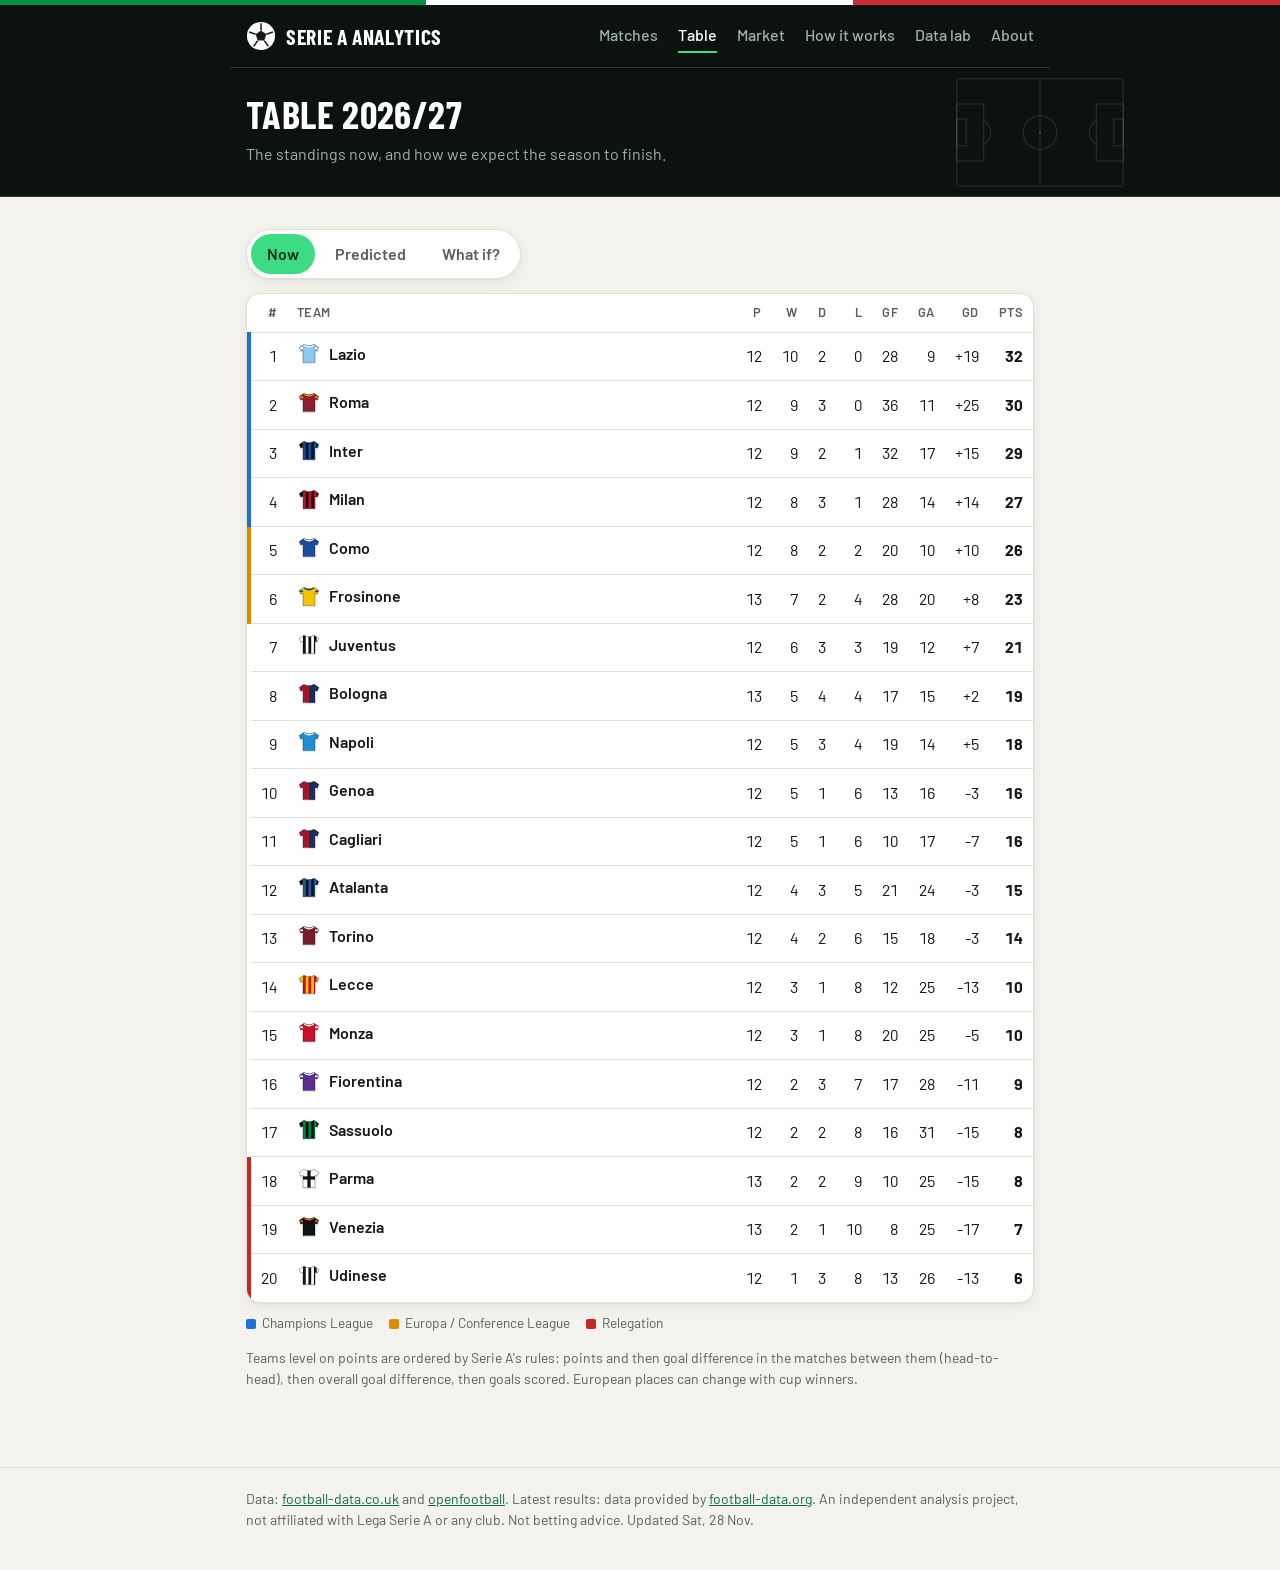
<file: site/table.html>
<!doctype html>
<html lang="en">
  <head>
    <meta charset="utf-8" />
    <!-- Makes the page scale properly on phones -->
    <meta name="viewport" content="width=device-width, initial-scale=1" />
    <title>Table · Serie A Analytics</title>
    <meta name="description" content="The Serie A table now and our predicted final table: every team's chances of the title, top 4 and relegation, plus a what-if simulator." />
    <!-- Browser-tab icon and link previews (WhatsApp, LinkedIn, iMessage, X...) -->
    <link rel="icon" type="image/png" href="img/favicon.png" />
    <link rel="apple-touch-icon" href="img/apple-touch-icon.png" />
    <meta property="og:type" content="website" />
    <meta property="og:site_name" content="Serie A Analytics" />
    <meta property="og:title" content="Table · Serie A Analytics" />
    <meta property="og:description" content="The Serie A table now and our predicted final table: every team's chances of the title, top 4 and relegation, plus a what-if simulator." />
    <meta property="og:url" content="https://sofiaroveda.github.io/Serie_A_Analytics/table.html" />
    <meta property="og:image" content="https://sofiaroveda.github.io/Serie_A_Analytics/img/share.png" />
    <meta property="og:image:width" content="1200" />
    <meta property="og:image:height" content="630" />
    <meta property="og:image:alt" content="Serie A Analytics: predictions for every Serie A match, tested against the betting market" />
    <meta name="twitter:card" content="summary_large_image" />
    <meta name="theme-color" content="#0c1210" />
    <!-- Fonts: Barlow (text) and Barlow Condensed (headings), a sporty, scoreboard-like family -->
    <link rel="preconnect" href="https://fonts.googleapis.com" />
    <link rel="preconnect" href="https://fonts.gstatic.com" crossorigin />
    <link href="https://fonts.googleapis.com/css2?family=Barlow:wght@400;500;600&family=Barlow+Condensed:wght@600;700&display=swap" rel="stylesheet" />
    <link rel="stylesheet" href="css/style.css" />
  </head>
  <body>
    <header class="site-header">
      <div class="container">
        <a class="brand" href="./">
          <svg viewBox="0 0 32 32" aria-hidden="true">
            <circle cx="16" cy="16" r="15" fill="#ffffff" />
            <polygon points="16,10 21.7,14.1 19.5,20.9 12.5,20.9 10.3,14.1" fill="#14171a" />
            <path d="M16 10V2.5M21.7 14.1l7-2.3M19.5 20.9l4.3 6M12.5 20.9l-4.3 6M10.3 14.1l-7-2.3" stroke="#14171a" stroke-width="1.6" fill="none" />
          </svg>
          Serie A Analytics
        </a>
        <nav class="nav">
          <a href="./">Matches</a>
          <a href="table.html" aria-current="page">Table</a>
          <a href="market.html">Market</a>
          <a href="model.html">How it works</a>
          <a href="lab.html">Data lab</a>
          <a href="about.html">About</a>
        </nav>
      </div>
    </header>

    <section class="hero">
      <div class="container">
        <h1>Table <span id="season"></span></h1>
        <p>The standings now, and how we expect the season to finish.</p>
      </div>
    </section>

    <main class="container">
      <div class="segmented" role="tablist" aria-label="Table view">
        <button role="tab" id="tab-now" aria-selected="true" aria-controls="view-now">Now</button>
        <button role="tab" id="tab-predicted" aria-selected="false" aria-controls="view-predicted">Predicted</button>
        <button role="tab" id="tab-whatif" aria-selected="false" aria-controls="view-whatif">What if?</button>
      </div>

      <section id="view-now" role="tabpanel" aria-labelledby="tab-now">
        <div class="table-wrap">
          <table>
            <thead>
              <tr>
                <th>#</th>
                <th class="team">Team</th>
                <th title="Played">P</th>
                <th title="Won">W</th>
                <th title="Drawn">D</th>
                <th title="Lost">L</th>
                <th class="hide-narrow" title="Goals for">GF</th>
                <th class="hide-narrow" title="Goals against">GA</th>
                <th title="Goal difference">GD</th>
                <th title="Points">Pts</th>
              </tr>
            </thead>
            <tbody id="table-body"></tbody>
          </table>
        </div>
        <div class="zone-key">
          <span class="cl">Champions League</span>
          <span class="europe">Europa / Conference League</span>
          <span class="releg">Relegation</span>
        </div>
        <p class="muted small">
          Teams level on points are ordered by Serie A's rules: points and then goal difference in the matches
          between them (head-to-head), then overall goal difference, then goals scored. European places can change
          with cup winners.
        </p>
      </section>

      <section id="view-predicted" role="tabpanel" aria-labelledby="tab-predicted" hidden>
        <p id="sim-intro"></p>
        <div class="table-wrap">
          <table class="sim-table">
            <thead>
              <tr>
                <th>#</th>
                <th class="team">Team</th>
                <th class="hide-narrow" title="Points now">Now</th>
                <th title="Expected final points">Pts</th>
                <th title="Chance of winning the league">Title</th>
                <th title="Chance of finishing in the top 4 (Champions League)">Top 4</th>
                <th class="hide-narrow" title="Chance of finishing in the top 6 (Europe)">Europe</th>
                <th title="Chance of finishing in the bottom 3">Down</th>
              </tr>
            </thead>
            <tbody id="sim-body"></tbody>
          </table>
        </div>
        <p class="muted small" id="sim-note"></p>
      </section>
      <section id="view-whatif" role="tabpanel" aria-labelledby="tab-whatif" hidden>
        <p>
          Pick results for upcoming matches and see how the title race and the relegation battle change. Leave a match
          alone and our model decides it. Tap a pick again to remove it.
        </p>
        <div class="whatif">
          <div class="whatif-picker" id="whatif-picker"></div>
          <div class="whatif-side">
            <div class="whatif-bar">
              <span class="muted small" id="whatif-status"></span>
              <button class="reset" id="whatif-reset" type="button" hidden>Reset</button>
            </div>
            <div class="table-wrap" id="whatif-results">
              <table class="sim-table">
                <thead>
                  <tr>
                    <th>#</th>
                    <th class="team">Team</th>
                    <th title="Expected final points">Pts</th>
                    <th title="Chance of winning the league">Title</th>
                    <th title="Chance of a top-4 finish">Top 4</th>
                    <th title="Chance of relegation">Down</th>
                  </tr>
                </thead>
                <tbody></tbody>
              </table>
            </div>
            <p class="muted small">+ / − show how much your picks moved each chance, in percentage points (e.g. 55% to 47% is −8%).</p>
          </div>
        </div>
        <!-- Phones: a bar pinned to the bottom of the screen with the headline changes -->
        <button class="whatif-summary" id="whatif-summary" type="button" hidden></button>
      </section>
    </main>

    <footer class="site-footer">
      <div class="container small muted">
        Data: <a href="https://www.football-data.co.uk/">football-data.co.uk</a> and
        <a href="https://github.com/openfootball/football.json">openfootball</a>.
        Latest results: data provided by <a href="https://www.football-data.org/">football-data.org</a>.
        An independent analysis project, not affiliated with Lega Serie A or any club. Not betting advice.
        <span id="updated"></span>
      </div>
    </footer>
    <script type="module" src="js/table.js"></script>
  </body>
</html>
</file>
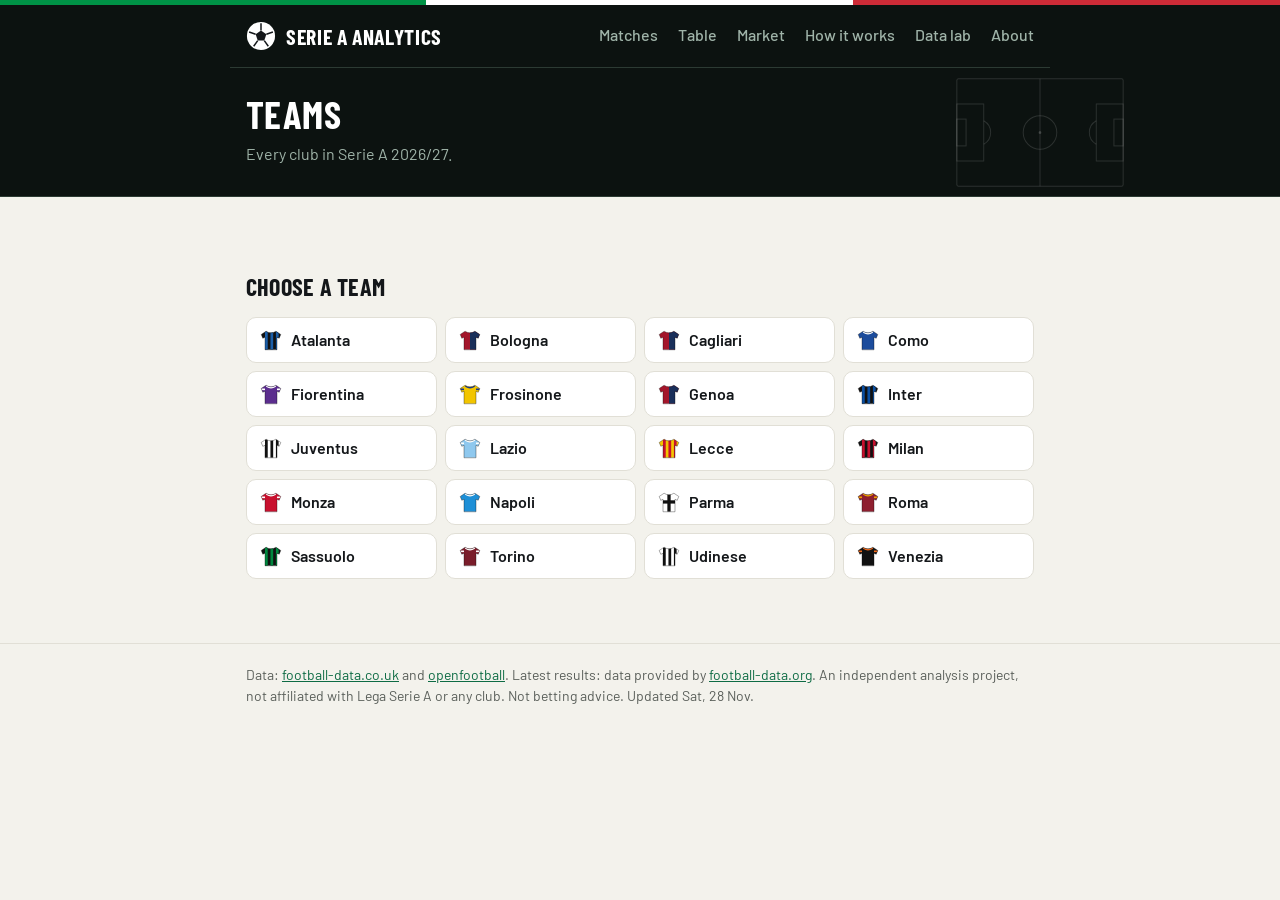
<file: site/team.html>
<!doctype html>
<html lang="en">
  <head>
    <meta charset="utf-8" />
    <!-- Makes the page scale properly on phones -->
    <meta name="viewport" content="width=device-width, initial-scale=1" />
    <title>Team · Serie A Analytics</title>
    <meta name="description" content="A Serie A team's chances over the season, form, ratings and next matches." />
    <!-- Browser-tab icon and link previews (WhatsApp, LinkedIn, iMessage, X...) -->
    <link rel="icon" type="image/png" href="img/favicon.png" />
    <link rel="apple-touch-icon" href="img/apple-touch-icon.png" />
    <meta property="og:type" content="website" />
    <meta property="og:site_name" content="Serie A Analytics" />
    <meta property="og:title" content="Team · Serie A Analytics" />
    <meta property="og:description" content="A Serie A team's chances over the season, form, ratings and next matches." />
    <meta property="og:url" content="https://sofiaroveda.github.io/Serie_A_Analytics/team.html" />
    <meta property="og:image" content="https://sofiaroveda.github.io/Serie_A_Analytics/img/share.png" />
    <meta property="og:image:width" content="1200" />
    <meta property="og:image:height" content="630" />
    <meta property="og:image:alt" content="Serie A Analytics: predictions for every Serie A match, tested against the betting market" />
    <meta name="twitter:card" content="summary_large_image" />
    <meta name="theme-color" content="#0c1210" />
    <!-- Fonts: Barlow (text) and Barlow Condensed (headings), a sporty, scoreboard-like family -->
    <link rel="preconnect" href="https://fonts.googleapis.com" />
    <link rel="preconnect" href="https://fonts.gstatic.com" crossorigin />
    <link href="https://fonts.googleapis.com/css2?family=Barlow:wght@400;500;600&family=Barlow+Condensed:wght@600;700&display=swap" rel="stylesheet" />
    <link rel="stylesheet" href="css/style.css" />
  </head>
  <body>
    <header class="site-header">
      <div class="container">
        <a class="brand" href="./">
          <svg viewBox="0 0 32 32" aria-hidden="true">
            <circle cx="16" cy="16" r="15" fill="#ffffff" />
            <polygon points="16,10 21.7,14.1 19.5,20.9 12.5,20.9 10.3,14.1" fill="#14171a" />
            <path d="M16 10V2.5M21.7 14.1l7-2.3M19.5 20.9l4.3 6M12.5 20.9l-4.3 6M10.3 14.1l-7-2.3" stroke="#14171a" stroke-width="1.6" fill="none" />
          </svg>
          Serie A Analytics
        </a>
        <nav class="nav">
          <a href="./">Matches</a>
          <a href="table.html">Table</a>
          <a href="market.html">Market</a>
          <a href="model.html">How it works</a>
          <a href="lab.html">Data lab</a>
          <a href="about.html">About</a>
        </nav>
      </div>
    </header>

    <section class="hero">
      <div class="container">
        <h1 class="team-title" id="team-name"></h1>
        <p id="team-summary"></p>
      </div>
    </section>
    <main class="container">
      <div class="stats" id="tickers"></div>

      <h2>Share price</h2>
      <div class="segmented" role="tablist" aria-label="What to track" id="metric-tabs">
        <button role="tab" data-metric="title" aria-selected="true">Title</button>
        <button role="tab" data-metric="top4" aria-selected="false">Top 4</button>
        <button role="tab" data-metric="relegation" aria-selected="false">Relegation</button>
      </div>
      <div class="chart-card" id="price-chart"></div>
      <p class="muted small" id="chart-note"></p>
      <h3 class="section-kicker">Biggest moves</h3>
      <p class="muted small">Chances also move with rivals' results, so a narrow win can still cost a few points.</p>
      <ul class="moves" id="moves"></ul>

      <h2>Form</h2>
      <div class="form-row" id="form"></div>

      <h2>Ratings</h2>
      <div class="stats" id="ratings"></div>

      <h2>Next matches</h2>
      <div id="next"></div>

      <h2>Results this season</h2>
      <ul class="results" id="results"></ul>
    </main>

    <footer class="site-footer">
      <div class="container small muted">
        Data: <a href="https://www.football-data.co.uk/">football-data.co.uk</a> and
        <a href="https://github.com/openfootball/football.json">openfootball</a>.
        Latest results: data provided by <a href="https://www.football-data.org/">football-data.org</a>.
        An independent analysis project, not affiliated with Lega Serie A or any club. Not betting advice.
        <span id="updated"></span>
      </div>
    </footer>
    <script type="module" src="js/team.js"></script>
  </body>
</html>
</file>
<file: site/css/style.css>
/* ==========================================================================
   Serie A Analytics: shared styles for every page.
   Colours are defined once as "custom properties" (variables) on :root,
   then redefined for dark mode, so the rest of the file never uses raw hex.
   ========================================================================== */

:root {
  color-scheme: light;
  --bg: #f3f2ec; /* warm chalk */
  --surface: #ffffff;
  --surface-2: #f7f6f1;
  --border: #e1dfd6;
  --text: #14171a;
  --text-muted: #5a5f5a;
  --accent: #0d6b44; /* links: pitch green */
  --on-accent: #ffffff; /* text on an accent-coloured fill */

  --pitch: #0c1210; /* header and hero: near-black, like a floodlit night match */
  --on-pitch: #ffffff;
  --on-pitch-muted: #9fb3a8;
  --line: #2c3a33; /* hairlines on the dark header */
  --neon: #3ddc84; /* bright pitch green for highlights on the dark header */
  --on-neon: #06301a;

  --it-green: #009246;
  --it-red: #ce2b37;

  /* Outcome colours: home = blue, draw = neutral grey, away = orange */
  --home: #2a78d6;
  --draw: #a9a8a3;
  --away: #eb6834;
  /* text drawn on top of each coloured bar segment (chosen for contrast) */
  --on-home: #ffffff;
  --on-draw: #0b0b0b;
  --on-away: #0b0b0b;

  --good: #0a7d3b;
  --bad: #b3261e;
  --zone-cl: #1e6fd9;
  --zone-europe: #e08a00;
  --zone-releg: #c62828;

  --kit-outline: rgba(0, 0, 0, 0.45); /* shirt outlines: dark on light pages */
  --radius: 14px;
  --shadow: 0 1px 2px rgba(20, 23, 26, 0.06), 0 4px 14px rgba(20, 23, 26, 0.05);
  --font: "Barlow", -apple-system, BlinkMacSystemFont, "Segoe UI", Roboto, sans-serif;
  --font-display: "Barlow Condensed", "Barlow", -apple-system, sans-serif;
}

/* Dark mode: follows the operating system unless a page forces light */
@media (prefers-color-scheme: dark) {
  :root:not([data-theme="light"]) {
    color-scheme: dark;
    --bg: #0d1411;
    --surface: #16201b;
    --surface-2: #1b2721;
    --border: #2a3731;
    --text: #f1f4f1;
    --text-muted: #b3beb7;
    --accent: #7fd3a8;
    --on-accent: #0b0b0b;
    --home: #3987e5;
    --draw: #6b6a66;
    --away: #d95926;
    --on-home: #0b0b0b;
    --on-draw: #ffffff;
    --good: #5fcf8c;
    --bad: #f08a80;
    --shadow: none;
    --kit-outline: rgba(255, 255, 255, 0.6);
  }
}
:root[data-theme="dark"] {
  color-scheme: dark;
  --bg: #0d1411;
  --surface: #16201b;
  --surface-2: #1b2721;
  --border: #2a3731;
  --text: #f1f4f1;
  --text-muted: #b3beb7;
  --accent: #7fd3a8;
  --home: #3987e5;
  --draw: #6b6a66;
  --away: #d95926;
  --on-home: #0b0b0b;
  --on-draw: #ffffff;
  --good: #5fcf8c;
  --bad: #f08a80;
  --shadow: none;
  --kit-outline: rgba(255, 255, 255, 0.6);
}

/* ---------- Base ---------- */

* { box-sizing: border-box; }

body {
  margin: 0;
  background: var(--bg);
  color: var(--text);
  font-family: var(--font);
  font-size: 16px;
  line-height: 1.5;
}

a { color: var(--accent); }

.container {
  max-width: 820px;
  margin: 0 auto;
  padding: 0 16px; /* the side gutter on phones */
}

h1, h2, h3 { font-family: var(--font-display); letter-spacing: 0.01em; }
h1 { font-size: 2.4rem; line-height: 1.05; margin: 0 0 8px; text-transform: uppercase; }
h2 { font-size: 1.5rem; margin: 40px 0 12px; text-transform: uppercase; }
.muted { color: var(--text-muted); }
.small { font-size: 0.875rem; }

/* ---------- Header: green-white-red stripe, then a mown pitch ---------- */

.site-header {
  background: var(--pitch);
  color: var(--on-pitch);
  border-top: 5px solid;
  border-image: linear-gradient(90deg, var(--it-green) 0 33.3%, #ffffff 33.3% 66.6%, var(--it-red) 66.6%) 1;
}
.site-header .container {
  display: flex;
  flex-wrap: wrap;
  align-items: center;
  justify-content: space-between;
  gap: 8px 24px;
  padding-top: 14px;
  padding-bottom: 14px;
  border-bottom: 1px solid var(--line);
}
.brand {
  display: inline-flex;
  align-items: center;
  gap: 10px;
  color: var(--on-pitch);
  text-decoration: none;
  font-family: var(--font-display);
  font-weight: 700;
  font-size: 1.35rem;
  text-transform: uppercase;
  letter-spacing: 0.03em;
}
.brand svg { width: 30px; height: 30px; flex: none; }
.nav { display: flex; flex-wrap: wrap; gap: 4px 20px; }
.nav a {
  color: var(--on-pitch-muted);
  text-decoration: none;
  white-space: nowrap;
  font-weight: 500;
  padding: 4px 0;
  border-bottom: 2px solid transparent;
}
.nav a:hover { color: var(--on-pitch); }
.nav a[aria-current="page"] { color: var(--on-pitch); border-bottom-color: var(--neon); }
@media (max-width: 420px) {
  .nav { gap: 4px 14px; font-size: 0.95rem; } /* fit all five tabs on one line on phones */
}

/* ---------- Hero: continues the dark header, with a whole pitch drawn faintly ---------- */
/* The pitch is an SVG sized to 85% of the hero's height, so it is never cut off. */

.hero {
  position: relative;
  overflow: hidden;
  background:
    url("data:image/svg+xml,%3Csvg xmlns='http://www.w3.org/2000/svg' viewBox='0 0 200 130' fill='none' stroke='white' stroke-opacity='0.13' stroke-width='1.2'%3E%3Crect x='1' y='1' width='198' height='128' rx='2'/%3E%3Cline x1='100' y1='1' x2='100' y2='129'/%3E%3Ccircle cx='100' cy='65' r='20'/%3E%3Ccircle cx='100' cy='65' r='1.2' fill='white' fill-opacity='0.13'/%3E%3Crect x='1' y='31' width='32' height='68'/%3E%3Crect x='1' y='49' width='11' height='32'/%3E%3Cpath d='M33 51 A16 16 0 0 1 33 79'/%3E%3Crect x='167' y='31' width='32' height='68'/%3E%3Crect x='188' y='49' width='11' height='32'/%3E%3Cpath d='M167 51 A16 16 0 0 0 167 79'/%3E%3C/svg%3E")
      right max(16px, calc(50% - 400px)) center / auto 85% no-repeat,
    var(--pitch);
  color: var(--on-pitch);
  padding: 26px 0 30px;
  border-bottom: 1px solid var(--line);
}
.hero .container { position: relative; z-index: 1; }
.hero p { color: var(--on-pitch-muted); margin: 0; max-width: 560px; }
.hero a { color: var(--neon); }

main.container { padding-top: 32px; padding-bottom: 64px; } /* breathing room below the header (.container only sets the sides) */

.site-footer { border-top: 1px solid var(--border); padding: 20px 0 40px; }

/* ---------- Headline stats ---------- */

.stats { display: grid; grid-template-columns: repeat(auto-fit, minmax(170px, 1fr)); gap: 12px; }
.stat { background: var(--surface); border: 1px solid var(--border); border-radius: var(--radius); padding: 14px 16px; box-shadow: var(--shadow); }
.stat-value { font-family: var(--font-display); font-size: 2rem; font-weight: 700; line-height: 1.1; }
.stat-label { color: var(--text-muted); font-size: 0.875rem; }
.stat-value.compact { font-size: 1.35rem; }
@media (max-width: 600px) {
  /* On phones: two small tiles side by side, the wide one underneath */
  .stats { grid-template-columns: 1fr 1fr; }
  .stats .stat.wide { grid-column: 1 / -1; }
  .stat-value { font-size: 1.6rem; }
}

/* ---------- Matchday strip (sits inside the hero) ---------- */
/* A row of chips you can swipe sideways, like the date bar in sports apps. */

.md-strip { display: flex; align-items: center; gap: 8px; margin-top: 22px; }
.md-scroller {
  display: flex;
  gap: 8px;
  overflow-x: auto;
  scroll-snap-type: x proximity;
  scrollbar-width: none; /* hide the scrollbar (Firefox) */
  padding: 4px 2px;
  flex: 1;
  position: relative; /* so chip positions are measured from the strip's own edge */
  /* fade the chips out at both edges to hint that the row scrolls */
  mask-image: linear-gradient(90deg, transparent 0, #000 16px, #000 calc(100% - 16px), transparent 100%);
}
.md-scroller::-webkit-scrollbar { display: none; } /* hide the scrollbar (Chrome, Safari) */
.md-chip {
  flex: none;
  scroll-snap-align: center;
  display: flex;
  flex-direction: column;
  align-items: center;
  min-width: 84px;
  padding: 7px 12px;
  border: 1px solid var(--line);
  border-radius: 999px;
  background: transparent;
  color: var(--on-pitch);
  font: inherit;
  cursor: pointer;
  transition: background 0.15s, border-color 0.15s;
}
.md-chip:hover { border-color: var(--on-pitch-muted); }
.md-chip .md-num { font-family: var(--font-display); font-size: 1.05rem; font-weight: 700; letter-spacing: 0.03em; line-height: 1.1; }
.md-chip .md-dates { font-size: 0.72rem; color: var(--on-pitch-muted); white-space: nowrap; }
.md-chip.is-next .md-dates { color: var(--neon); font-weight: 600; }
.md-chip[aria-pressed="true"] { background: var(--neon); border-color: var(--neon); color: var(--on-neon); }
.md-chip[aria-pressed="true"] .md-dates { color: var(--on-neon); }
.strip-arrow {
  flex: none;
  width: 38px;
  height: 38px;
  border-radius: 50%;
  border: 1px solid var(--line);
  background: transparent;
  color: var(--on-pitch);
  font-size: 1.3rem;
  line-height: 1;
  cursor: pointer;
}
.strip-arrow:disabled { opacity: 0.3; cursor: default; }
@media (max-width: 600px) {
  .strip-arrow { display: none; } /* on phones you swipe the strip instead */
}

/* ---------- Talking points ---------- */

.section-kicker {
  font-family: var(--font-display);
  font-size: 1rem;
  font-weight: 700;
  text-transform: uppercase;
  letter-spacing: 0.06em;
  color: var(--text-muted);
  margin: 12px 0 10px;
}
.points { display: grid; grid-template-columns: 1fr 1fr; gap: 12px; }
@media (max-width: 480px) {
  /* On phones the cards become a row you swipe, so the matches stay near the top */
  .points {
    display: flex;
    overflow-x: auto;
    scroll-snap-type: x mandatory;
    scrollbar-width: none;
    margin: 0 -16px;
    padding: 2px 16px 6px;
    scroll-padding: 0 16px;
  }
  .points::-webkit-scrollbar { display: none; }
  .point { flex: 0 0 82%; scroll-snap-align: start; }
}
.point {
  display: grid;
  grid-template-columns: auto 1fr;
  gap: 4px 12px;
  align-items: start;
  background: var(--surface);
  border: 1px solid var(--border);
  border-radius: var(--radius);
  box-shadow: var(--shadow);
  padding: 14px 16px;
}
.point-icon {
  grid-row: span 3;
  width: 40px;
  height: 40px;
  border-radius: 50%;
  display: grid;
  place-items: center;
  font-size: 1.25rem;
  background: var(--surface-2);
}
.point-kicker { font-size: 0.75rem; font-weight: 600; text-transform: uppercase; letter-spacing: 0.06em; color: var(--accent); }
.point-headline { font-family: var(--font-display); font-size: 1.3rem; font-weight: 700; line-height: 1.15; }
.point-detail { font-size: 0.875rem; color: var(--text-muted); }

/* Hidden visually but still read out by screen readers */
.visually-hidden { position: absolute; width: 1px; height: 1px; overflow: hidden; clip: rect(0 0 0 0); white-space: nowrap; }

/* ---------- Match cards ---------- */

.legend { display: flex; flex-wrap: wrap; gap: 16px; font-size: 0.875rem; color: var(--text-muted); margin: 4px 0 8px; }
.legend span { display: inline-flex; align-items: center; gap: 6px; }
.swatch { width: 12px; height: 12px; border-radius: 3px; display: inline-block; }

.day-heading {
  font-family: var(--font-display);
  font-size: 1rem;
  font-weight: 700;
  text-transform: uppercase;
  letter-spacing: 0.05em;
  color: var(--text-muted);
  margin: 22px 0 8px;
}

.match {
  background: var(--surface);
  border: 1px solid var(--border);
  border-radius: var(--radius);
  box-shadow: var(--shadow);
  padding: 14px 16px;
  margin-bottom: 10px;
}
.match-teams {
  display: grid;
  grid-template-columns: minmax(0, 1fr) auto minmax(0, 1fr); /* names may shrink, never overlap the score */
  align-items: center;
  gap: 12px;
  margin-bottom: 12px;
}
.team-name {
  display: inline-flex;
  align-items: center;
  gap: 8px;
  font-family: var(--font-display);
  font-size: 1.25rem;
  font-weight: 700;
  min-width: 0;
}
.team-name.away { justify-content: flex-end; text-align: right; }
.team-name .label { overflow: hidden; text-overflow: ellipsis; white-space: nowrap; }
@media (max-width: 420px) {
  .team-name { font-size: 1.05rem; gap: 6px; }
  .score { font-size: 1.35rem; min-width: 2.6em; padding: 0 6px; }
  .match-teams { gap: 8px; }
}
.kit { width: 24px; height: 23px; flex: none; } /* mini kit shirt (drawn in js/teams.js) */
.kit-outline { stroke: var(--kit-outline); }
.score {
  font-family: var(--font-display);
  font-variant-numeric: tabular-nums;
  font-size: 1.6rem;
  font-weight: 700;
  text-align: center;
  min-width: 3.2em;
  padding: 0 10px;
  border-radius: 8px;
  background: var(--surface-2);
}
.kickoff { font-size: 1.15rem; color: var(--text-muted); }

.forecast-title { display: flex; justify-content: space-between; gap: 8px; font-size: 0.8rem; color: var(--text-muted); margin-bottom: 4px; }
.verdict { margin-top: 8px; font-weight: 600; font-size: 0.95rem; }
.verdict.good { color: var(--good); }
.verdict.bad { color: var(--bad); }
.verdict.neutral { color: var(--text); }
.verdict .detail { font-weight: 400; color: var(--text-muted); }

/* "Compare with bookmakers" panel under each match */
details.more-info { margin-top: 10px; border-top: 1px dashed var(--border); padding-top: 8px; }
details.more-info summary { cursor: pointer; color: var(--accent); font-size: 0.875rem; font-weight: 600; }
details.more-info[open] summary { margin-bottom: 10px; }
.forecasts { display: grid; grid-template-columns: 7em 1fr; gap: 6px 10px; align-items: center; }
.forecast-label { font-size: 0.8rem; color: var(--text-muted); }
.facts { display: flex; flex-wrap: wrap; gap: 6px 16px; margin-top: 10px; font-size: 0.85rem; color: var(--text-muted); }
.facts strong { color: var(--text); font-variant-numeric: tabular-nums; }
@media (max-width: 600px) {
  /* On phones, put each label above its bar so the bar gets the full width */
  .forecasts { grid-template-columns: 1fr; gap: 2px; }
  .forecasts .prob-bar { margin-bottom: 6px; }
}

.empty { background: var(--surface); border: 1px dashed var(--border); border-radius: var(--radius); padding: 20px 16px; color: var(--text-muted); }

/* ---------- Probability bar ---------- */
/* Three segments whose widths are the home/draw/away probabilities,
   separated by a 2px gap so neighbouring colours never touch. */

.prob-bar { display: flex; gap: 2px; height: 26px; }
.prob-bar.big { height: 32px; }
.prob-seg {
  display: flex;
  align-items: center;
  justify-content: center;
  min-width: 2px;
  font-size: 0.85rem;
  font-weight: 600;
  font-variant-numeric: tabular-nums;
  white-space: nowrap;
  overflow: hidden;
  transition: opacity 0.2s;
}
.prob-seg:first-child { border-radius: 6px 0 0 6px; }
.prob-seg:last-child { border-radius: 0 6px 6px 0; }
.prob-seg.home { background: var(--home); color: var(--on-home); }
.prob-seg.draw { background: var(--draw); color: var(--on-draw); }
.prob-seg.away { background: var(--away); color: var(--on-away); }
/* Played matches: the outcome that happened stays bright, the others fade */
.prob-bar.decided .prob-seg:not(.happened) { opacity: 0.25; }

.tooltip {
  position: fixed;
  z-index: 10;
  pointer-events: none;
  background: var(--text);
  color: var(--bg);
  font-size: 0.8rem;
  padding: 6px 8px;
  border-radius: 6px;
  max-width: 240px;
}

/* ---------- Tables ---------- */

.table-wrap { overflow-x: auto; background: var(--surface); border: 1px solid var(--border); border-radius: var(--radius); box-shadow: var(--shadow); }
table { width: 100%; border-collapse: collapse; font-variant-numeric: tabular-nums; }
th, td { padding: 9px 10px; text-align: right; border-bottom: 1px solid var(--border); }
th { font-size: 0.8rem; color: var(--text-muted); font-weight: 600; text-transform: uppercase; letter-spacing: 0.03em; }
tbody tr:last-child td { border-bottom: none; }
th.team, td.team { text-align: left; width: 100%; }
td.team { font-weight: 600; }
td.team .kit { display: inline-block; vertical-align: -5px; margin-right: 8px; }
td.pts { font-weight: 700; }
tr.total td { border-top: 2px solid var(--border); font-weight: 600; }
/* League table zones: a coloured bar on the left of the position */
td.pos { border-left: 4px solid transparent; }
tr.zone-cl td.pos { border-left-color: var(--zone-cl); }
tr.zone-europe td.pos { border-left-color: var(--zone-europe); }
tr.zone-releg td.pos { border-left-color: var(--zone-releg); }
.zone-key { display: flex; flex-wrap: wrap; gap: 6px 16px; margin-top: 10px; font-size: 0.85rem; color: var(--text-muted); }
.zone-key span::before { content: ""; display: inline-block; width: 10px; height: 10px; border-radius: 2px; margin-right: 6px; vertical-align: -1px; }
.zone-key .cl::before { background: var(--zone-cl); }
.zone-key .europe::before { background: var(--zone-europe); }
.zone-key .releg::before { background: var(--zone-releg); }

/* On narrow screens hide the less important columns */
@media (max-width: 520px) {
  .hide-narrow { display: none; }
  th, td { padding: 8px 6px; }
  h1 { font-size: 2rem; }
}

/* ---------- Text pages ---------- */

.prose { max-width: 680px; }
.cards { display: grid; grid-template-columns: repeat(auto-fit, minmax(220px, 1fr)); gap: 12px; margin-top: 12px; }
.card { background: var(--surface); border: 1px solid var(--border); border-radius: var(--radius); box-shadow: var(--shadow); padding: 16px; }
.card h3 { margin: 0 0 6px; font-size: 1.3rem; text-transform: uppercase; }
.card p { margin: 0; color: var(--text-muted); font-size: 0.95rem; }
.card .icon { font-size: 1.6rem; line-height: 1; margin-bottom: 8px; }

/* ---------- Data lab ---------- */

/* Where our model and the bookmakers disagree on a match */
.gap-note { margin: 10px 0 0; font-size: 0.875rem; color: var(--text-muted); }
.gap-note.strong { color: var(--text); }

/* This season's scoreboard: most accurate first */
.leaderboard {
  list-style: none;
  margin: 0 0 8px;
  padding: 6px 16px;
  background: var(--surface);
  border: 1px solid var(--border);
  border-radius: var(--radius);
  box-shadow: var(--shadow);
  counter-reset: rank;
}
.leaderboard li {
  display: flex;
  align-items: baseline;
  gap: 12px;
  padding: 8px 0;
  border-bottom: 1px solid var(--border);
  font-weight: 600;
  counter-increment: rank;
}
.leaderboard li:last-child { border-bottom: none; }
.leaderboard li::before { content: counter(rank); font-family: var(--font-display); color: var(--text-muted); width: 1.2em; }
.leaderboard li span:first-child { flex: 1; }
.num { font-variant-numeric: tabular-nums; }

/* ---------- How it works: hit rates, worked examples ---------- */

/* Hit rates as simple horizontal bars */
.meters { display: grid; gap: 10px; background: var(--surface); border: 1px solid var(--border); border-radius: var(--radius); box-shadow: var(--shadow); padding: 16px; }
.meter { display: grid; grid-template-columns: minmax(0, 12em) 1fr 3.5em; gap: 12px; align-items: center; font-size: 0.95rem; }
.meter-track { height: 14px; background: var(--surface-2); border-radius: 7px; overflow: hidden; }
.meter-fill { height: 100%; background: var(--text-muted); border-radius: 7px; }
.meter.ours .meter-fill { background: var(--accent); }
.meter.ours .meter-label, .meter.ours .meter-value { font-weight: 700; }
.meter.baseline .meter-fill { background: var(--border); }
.meter-value { text-align: right; font-variant-numeric: tabular-nums; }
@media (max-width: 480px) {
  .meter { grid-template-columns: 1fr 3.5em; gap: 4px 10px; }
  .meter-label { grid-column: 1 / -1; font-size: 0.875rem; }
}

td.good-num { color: var(--good); font-weight: 600; }

.leaderboard li .muted { font-weight: 400; }

/* ---------- Table page: Now / Predicted tabs and the simulated table ---------- */

.segmented {
  display: inline-flex;
  gap: 4px;
  padding: 4px;
  margin-bottom: 14px;
  background: var(--surface);
  border: 1px solid var(--border);
  border-radius: 999px;
  box-shadow: var(--shadow);
}
.segmented button {
  font: inherit;
  font-weight: 600;
  padding: 8px 16px;
  border: none;
  border-radius: 999px;
  background: transparent;
  color: var(--text-muted);
  cursor: pointer;
}
.segmented button[aria-selected="true"] { background: var(--neon); color: var(--on-neon); }

/* Probability cells: the darker the shade, the likelier (green = good news, red = relegation) */
td.chance { font-variant-numeric: tabular-nums; }
td.chance.good { background: color-mix(in srgb, var(--accent) var(--strength), transparent); }
td.chance.bad { background: color-mix(in srgb, var(--zone-releg) var(--strength), transparent); }
td.chance.strong { color: var(--on-accent); font-weight: 700; }
td.chance.bad.strong { color: #ffffff; }
.sim-table th, .sim-table td { white-space: nowrap; }

/* ---------- Market and team pages ---------- */

/* Six menu items: on phones the menu scrolls sideways instead of wrapping */
@media (max-width: 520px) {
  .nav { flex-wrap: nowrap; overflow-x: auto; scrollbar-width: none; max-width: 100%; }
  .nav::-webkit-scrollbar { display: none; }
}

a.team-link { display: inline-flex; align-items: center; gap: 8px; color: inherit; text-decoration: none; font-weight: 600; }
a.team-link:hover { text-decoration: underline; }
td.team a.team-link .kit { margin-right: 0; }

/* Price changes: green = good news for the team, red = bad news (a rising relegation chance is bad) */
.change { display: inline-block; font-size: 0.8rem; font-weight: 700; font-variant-numeric: tabular-nums; padding: 1px 7px; border-radius: 999px; white-space: nowrap; vertical-align: middle; }
.change.up { color: var(--good); background: color-mix(in srgb, var(--good) 14%, transparent); }
.change.down { color: var(--bad); background: color-mix(in srgb, var(--bad) 14%, transparent); }
.change.flat { color: var(--text-muted); }

.board td.trend { width: 96px; }
.sparkline { width: 84px; height: 26px; display: block; }
@media (max-width: 480px) {
  .board .trend-head, .board td.trend { display: none; }
}
a.point.mover { text-decoration: none; color: inherit; }
a.point.mover:hover { border-color: var(--accent); }
.movers:empty { display: none; }

/* Team page */
.team-title { display: flex; align-items: center; gap: 14px; }
.team-title .kit { width: 52px; height: 50px; }
.hero .kit-outline { stroke: rgba(255, 255, 255, 0.7); } /* keep dark shirts visible on the dark header */
.ticker .stat-value { display: flex; align-items: center; gap: 8px; flex-wrap: wrap; }
.chart-card { background: var(--surface); border: 1px solid var(--border); border-radius: var(--radius); box-shadow: var(--shadow); padding: 12px 8px 4px; }
.price-chart { width: 100%; height: auto; display: block; }
.price-chart .grid { stroke: var(--border); stroke-width: 1; }
.price-chart .axis-label { fill: var(--text-muted); font-size: 12px; font-family: var(--font); }
.price-chart .hit { cursor: pointer; }
.moves { list-style: none; padding: 0; margin: 0; display: grid; gap: 8px; }
.moves li { background: var(--surface); border: 1px solid var(--border); border-radius: 10px; padding: 10px 12px; }
.form-row { display: flex; gap: 8px; }
.form-chip {
  display: inline-grid; place-items: center; width: 38px; height: 38px; border-radius: 10px;
  font-family: var(--font-display); font-weight: 700; font-size: 1.2rem; color: #ffffff;
}
.form-chip.small { width: 26px; height: 26px; font-size: 0.9rem; border-radius: 7px; margin-right: 8px; }
.form-chip.W { background: #1f9d55; }
.form-chip.D { background: #8a8d8f; }
.form-chip.L { background: #c62828; }
.results { list-style: none; padding: 0; margin: 0; display: grid; gap: 6px; }
.results li { display: flex; align-items: center; flex-wrap: wrap; gap: 4px 8px; background: var(--surface); border: 1px solid var(--border); border-radius: 10px; padding: 8px 12px; }
.match.compact { padding: 10px 14px; }
.compact-head { display: flex; justify-content: space-between; align-items: center; flex-wrap: wrap; gap: 4px 12px; margin-bottom: 8px; }
.compact-vs { font-weight: 600; display: inline-flex; align-items: center; gap: 6px; }
.team-grid { display: grid; grid-template-columns: repeat(auto-fill, minmax(160px, 1fr)); gap: 8px; }
.team-grid a.team-link { background: var(--surface); border: 1px solid var(--border); border-radius: 10px; padding: 10px 12px; }

/* ---------- What if? simulator ---------- */

.whatif { display: grid; grid-template-columns: minmax(0, 1fr) minmax(0, 1fr); gap: 16px; align-items: start; }
.whatif-side { position: sticky; top: 12px; } /* results stay in view while you pick */
@media (max-width: 760px) {
  .whatif { grid-template-columns: 1fr; }
  .whatif-side { position: static; }
}
.whatif-md { background: var(--surface); border: 1px solid var(--border); border-radius: var(--radius); box-shadow: var(--shadow); padding: 10px 12px; margin-bottom: 10px; }
.whatif-md summary { cursor: pointer; font-family: var(--font-display); font-weight: 700; text-transform: uppercase; letter-spacing: 0.04em; }
.whatif-md[open] summary { margin-bottom: 8px; }
.pick { display: grid; grid-template-columns: 1fr auto 1fr; gap: 6px; padding: 6px 0; border-top: 1px solid var(--border); }
.pick button {
  font: inherit; cursor: pointer; min-height: 44px;
  display: flex; flex-direction: column; align-items: center; justify-content: center; gap: 1px;
  padding: 4px 8px; border: 1px solid var(--border); border-radius: 10px; background: var(--surface-2); color: var(--text);
}
.pick button:hover { border-color: var(--text-muted); }
.pick button[aria-pressed="true"] { background: var(--neon); border-color: var(--neon); color: var(--on-neon); }
.pick-name { display: inline-flex; align-items: center; gap: 5px; font-weight: 600; font-size: 0.9rem; max-width: 100%; overflow: hidden; text-overflow: ellipsis; white-space: nowrap; }
.pick-name .kit { width: 18px; height: 17px; }
.pick-chance { font-size: 0.75rem; color: var(--text-muted); font-variant-numeric: tabular-nums; }
.pick button[aria-pressed="true"] .pick-chance { color: var(--on-neon); }
.pick .pick-D { min-width: 64px; }
.whatif-bar { display: flex; justify-content: space-between; align-items: center; min-height: 32px; margin-bottom: 6px; }
button.reset { font: inherit; font-weight: 600; font-size: 0.875rem; color: var(--accent); background: none; border: 1px solid var(--border); border-radius: 999px; padding: 4px 12px; cursor: pointer; }
td.whatif-cell { font-variant-numeric: tabular-nums; white-space: nowrap; line-height: 1.25; }
td.whatif-cell .change { display: block; width: fit-content; margin: 2px 0 0 auto; } /* badge under the number, so columns stay narrow */
#whatif-results th, #whatif-results td { padding-left: 6px; padding-right: 6px; }

/* Phones: headline changes pinned to the bottom of the screen while picking */
.whatif-summary {
  display: none;
  position: sticky; bottom: 10px; z-index: 5;
  width: 100%; margin-top: 12px;
  font: inherit; font-size: 0.85rem; text-align: left; cursor: pointer;
  flex-wrap: wrap; align-items: center; gap: 4px 10px;
  padding: 10px 14px; border: 1px solid var(--line); border-radius: 14px;
  background: var(--pitch); color: var(--on-pitch);
  box-shadow: 0 6px 20px rgba(0, 0, 0, 0.25);
}
@media (max-width: 760px) {
  .whatif-summary:not([hidden]) { display: flex; }
}
.summary-label { font-family: var(--font-display); font-weight: 700; text-transform: uppercase; color: var(--neon); letter-spacing: 0.04em; }
.summary-item { font-weight: 600; white-space: nowrap; }
.summary-more { margin-left: auto; color: var(--on-pitch-muted); font-size: 0.8rem; }

th .th-sub { display: block; font-size: 0.68rem; font-weight: 500; text-transform: none; letter-spacing: 0; white-space: nowrap; }

/* ---------- Match page ---------- */

.match-title { display: flex; flex-wrap: wrap; align-items: center; gap: 10px 16px; }
.hero-team { display: inline-flex; align-items: center; gap: 10px; }
.hero-team .kit { width: 40px; height: 38px; }
.hero-score { background: rgba(255, 255, 255, 0.1); border-radius: 10px; padding: 0 14px; font-variant-numeric: tabular-nums; }
.match-section h2 { margin-top: 28px; }
.match-section:first-child h2 { margin-top: 0; }
p.report { font-size: 1.1rem; line-height: 1.6; background: var(--surface); border: 1px solid var(--border); border-left: 4px solid var(--neon); border-radius: 0; padding: 14px 16px; margin: 0; }
.scorers { display: grid; grid-template-columns: 1fr 1fr; gap: 12px; }
.scorers-col { background: var(--surface); border: 1px solid var(--border); border-radius: var(--radius); padding: 12px 14px; }
.scorers-col.away { text-align: right; }
.scorers-team { font-family: var(--font-display); font-weight: 700; text-transform: uppercase; margin-bottom: 6px; }
.scorer { font-size: 0.95rem; }
/* Two-sided stat bars: home share on the left, away on the right */
.stat-compare { background: var(--surface); border: 1px solid var(--border); border-radius: var(--radius); box-shadow: var(--shadow); padding: 8px 16px; }
.stat-row { display: grid; grid-template-columns: 3em 1fr 3em; align-items: center; gap: 12px; padding: 8px 0; border-top: 1px solid var(--border); font-variant-numeric: tabular-nums; }
.stat-row:first-child { border-top: none; }
.stat-row strong:last-child { text-align: right; }
.stat-row.head { grid-template-columns: 1fr 1fr 1fr; font-weight: 700; font-size: 0.85rem; color: var(--text-muted); }
.stat-row.head span:last-child { text-align: right; }
.stat-label { display: grid; gap: 4px; text-align: center; font-size: 0.85rem; color: var(--text-muted); }
.stat-bar { display: flex; gap: 2px; height: 8px; }
.stat-bar .home { background: var(--home); border-radius: 4px 0 0 4px; }
.stat-bar .away { background: var(--away); border-radius: 0 4px 4px 0; }
.top-scores { display: flex; flex-wrap: wrap; gap: 8px; }
.score-chip { display: flex; flex-direction: column; align-items: center; min-width: 64px; padding: 8px 10px; background: var(--surface); border: 1px solid var(--border); border-radius: 12px; }
.score-chip strong { font-family: var(--font-display); font-size: 1.3rem; }
.score-chip span { font-size: 0.8rem; color: var(--text-muted); }
.form-compare { display: grid; gap: 8px; }
.form-team { display: flex; justify-content: space-between; align-items: center; background: var(--surface); border: 1px solid var(--border); border-radius: 10px; padding: 8px 12px; }
.back-link { display: inline-block; margin-top: 28px; font-weight: 600; }
/* Match cards on other pages link here */
a.match-link { display: block; color: inherit; text-decoration: none; }
a.match-link:hover .match { border-color: var(--accent); }
.match-more { display: block; margin-top: 8px; font-size: 0.8rem; font-weight: 600; color: var(--accent); text-align: right; }

/* Stat predictions table on match pages */
.stat-predictions td, .stat-predictions th { white-space: nowrap; }
.stat-predictions td.call.good { color: var(--good); font-weight: 600; }
.stat-predictions td.call.bad { color: var(--bad); font-weight: 600; }
@media (max-width: 480px) {
  .stat-predictions td, .stat-predictions th { white-space: normal; } /* wrap so the table fits a phone */
  .stat-predictions td:first-child { min-width: 5.5em; }
}
</file>
